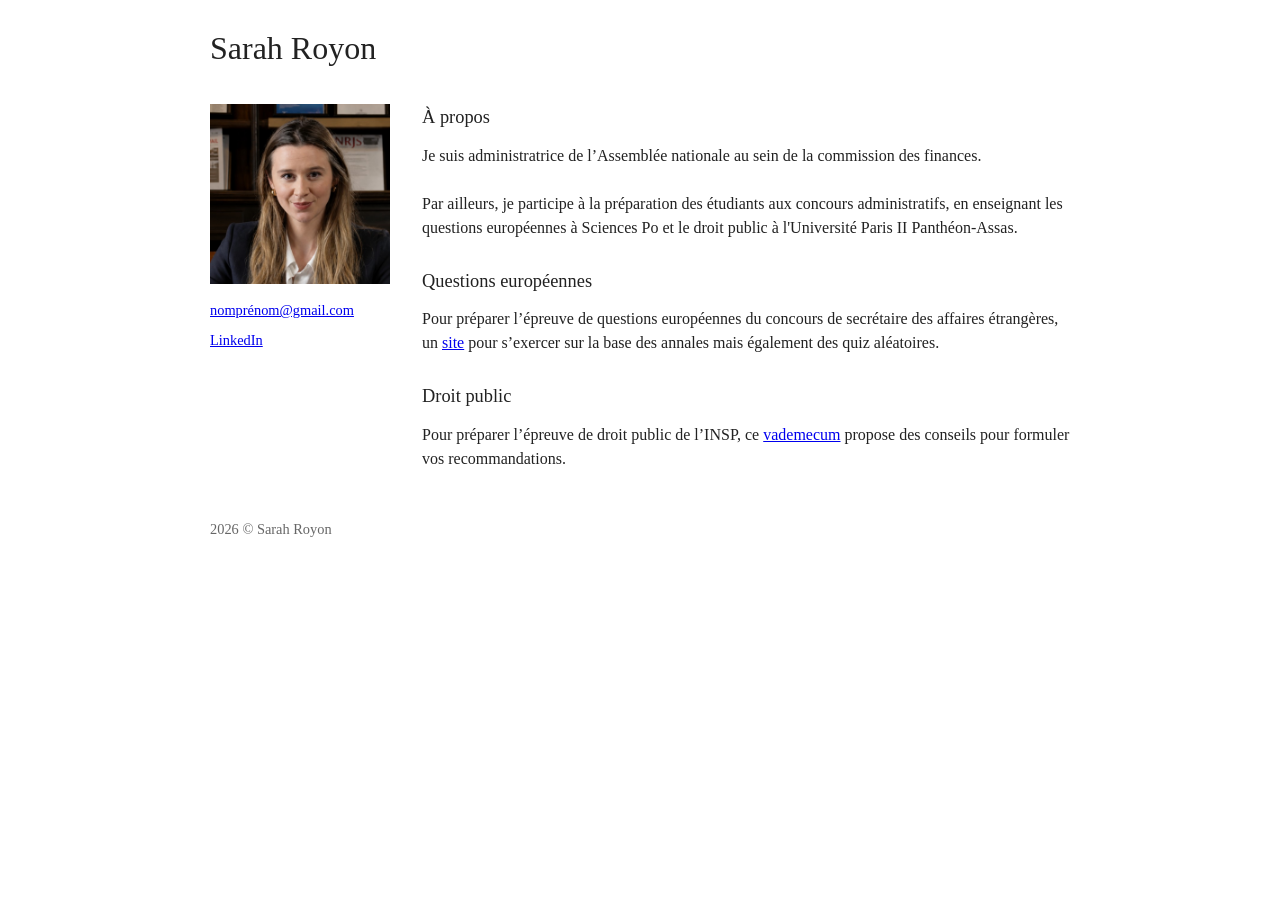
<file: index.html>
<!DOCTYPE html>
<html lang="fr">
<head>
  <meta charset="utf-8">
  <meta name="viewport" content="width=device-width, initial-scale=1">
  <meta name="description" content="Préparation aux concours administratifs : quiz et annales de questions européennes, conseils pour les recommandations à l’épreuve de droit public de l’INSP.">
  <meta name="google-site-verification" content="P5ytQYhYd6HQ6MFOFh-cUIEI79QDAwDnXprOP6h5V_U" />
  <title>Sarah Royon</title>
  <link rel="stylesheet" href="style.css">
</head>
<body>
  <main>
    <h1>Sarah Royon</h1>

    <aside class="profile" aria-label="Portrait et coordonnées">
      <img class="portrait" src="data/photo.png" alt="Portrait de l’enseignante">
      <address class="contact-links">
        <a href="mailto:nomprénom@gmail.com">nomprénom@gmail.com</a>
        <a href="https://www.linkedin.com/in/sarah-royon-26006314b/" target="_blank" rel="noopener noreferrer">LinkedIn</a>
      </address>
    </aside>

    <div class="content">
      <section aria-labelledby="about-title">
        <h2 id="about-title">À propos</h2>
        <p>Je suis administratrice de l’Assemblée nationale au sein de la commission des finances.
          <br> <br>
          Par ailleurs, je participe à la préparation des étudiants aux concours administratifs, en enseignant les questions européennes à Sciences Po et le droit public à l'Université Paris II Panthéon-Assas.
      </p>
      </section>

      <section aria-labelledby="questions-title">
        <h2 id="questions-title">Questions européennes</h2>
        <p>Pour préparer l’épreuve de questions européennes du concours de secrétaire des affaires étrangères, un <a href="questions.html">site</a> pour s’exercer sur la base des annales mais également des quiz aléatoires.</p>
      </section>

      <section aria-labelledby="droit-public-title">
        <h2 id="droit-public-title">Droit public</h2>
        <p>Pour préparer l’épreuve de droit public de l’INSP, ce <a href="droit%20public/VADEMECUM%20-%20recommandations%20droit%20public%20-%20sept%202026.pdf" download>vademecum</a> propose des conseils pour formuler vos recommandations.</p>
      </section>
    </div>
  </main>

  <footer>
    2026 © Sarah Royon
  </footer>
</body>
</html>
</file>
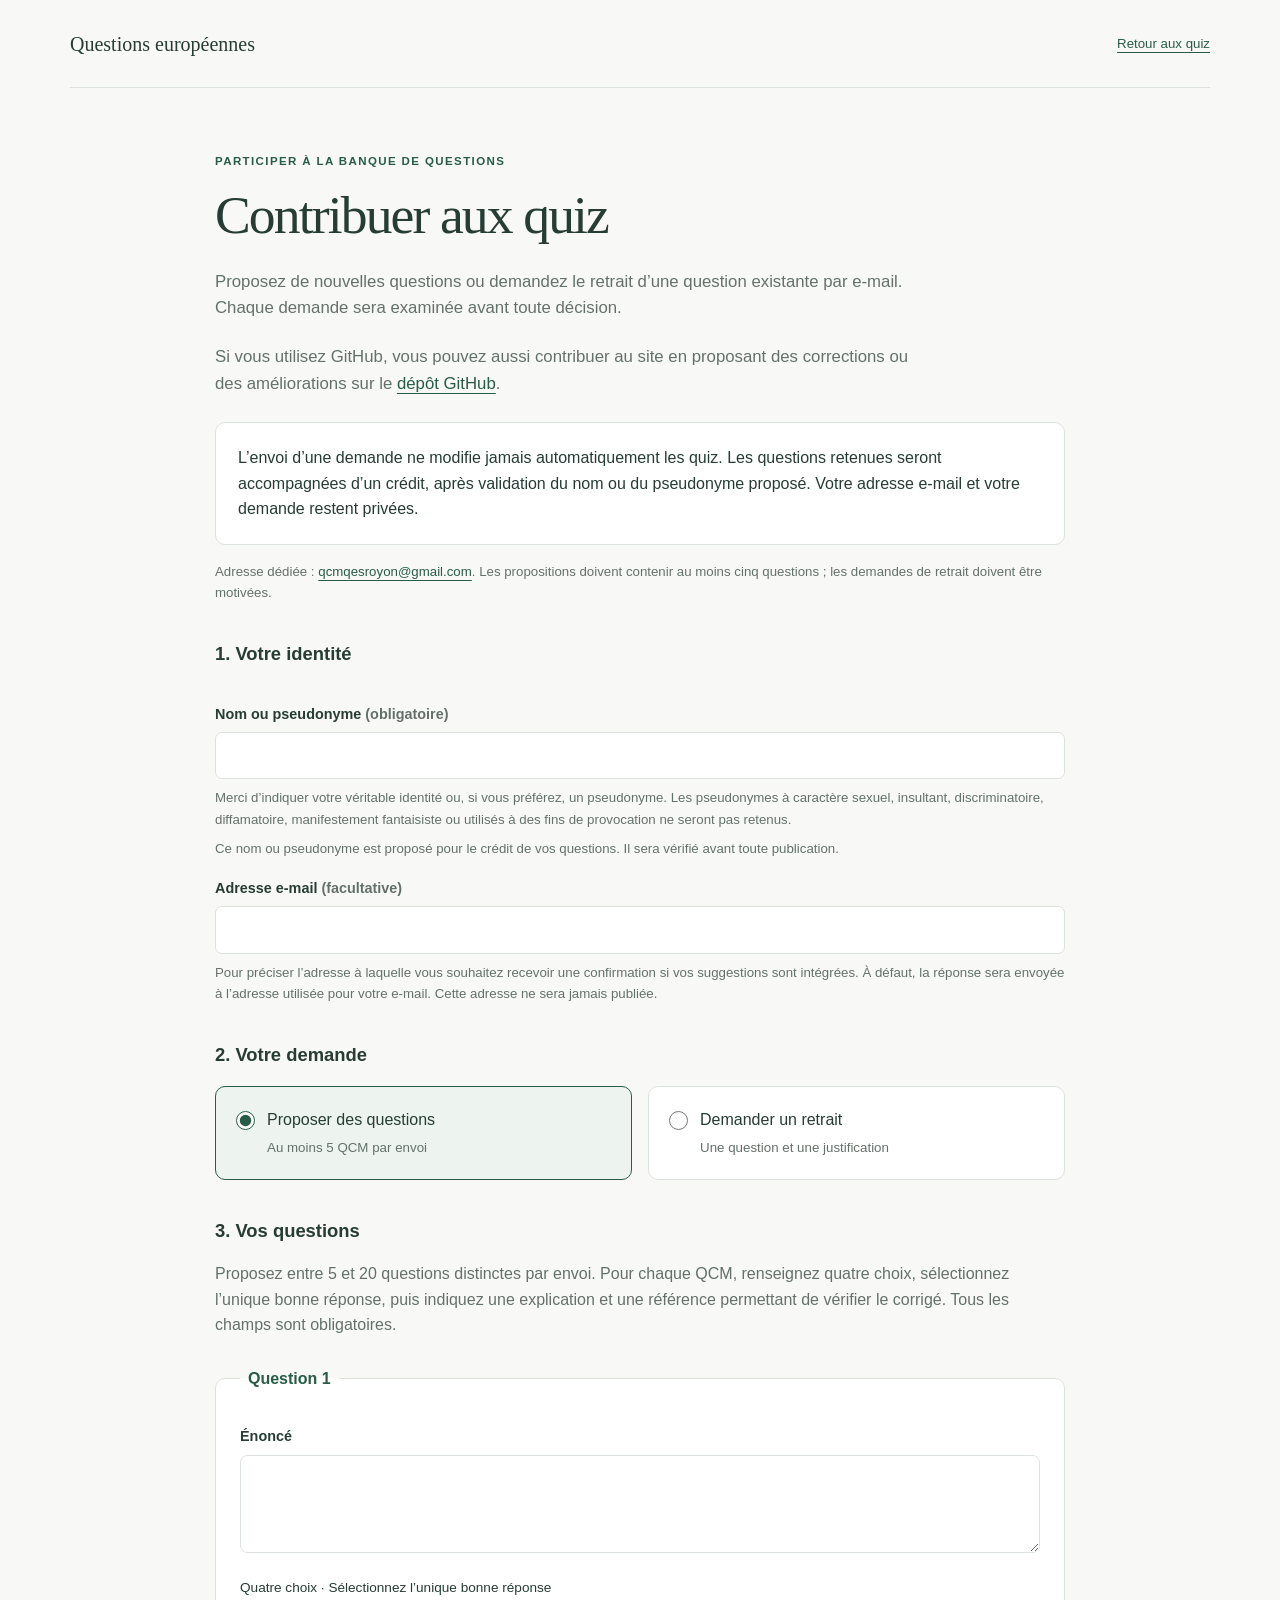
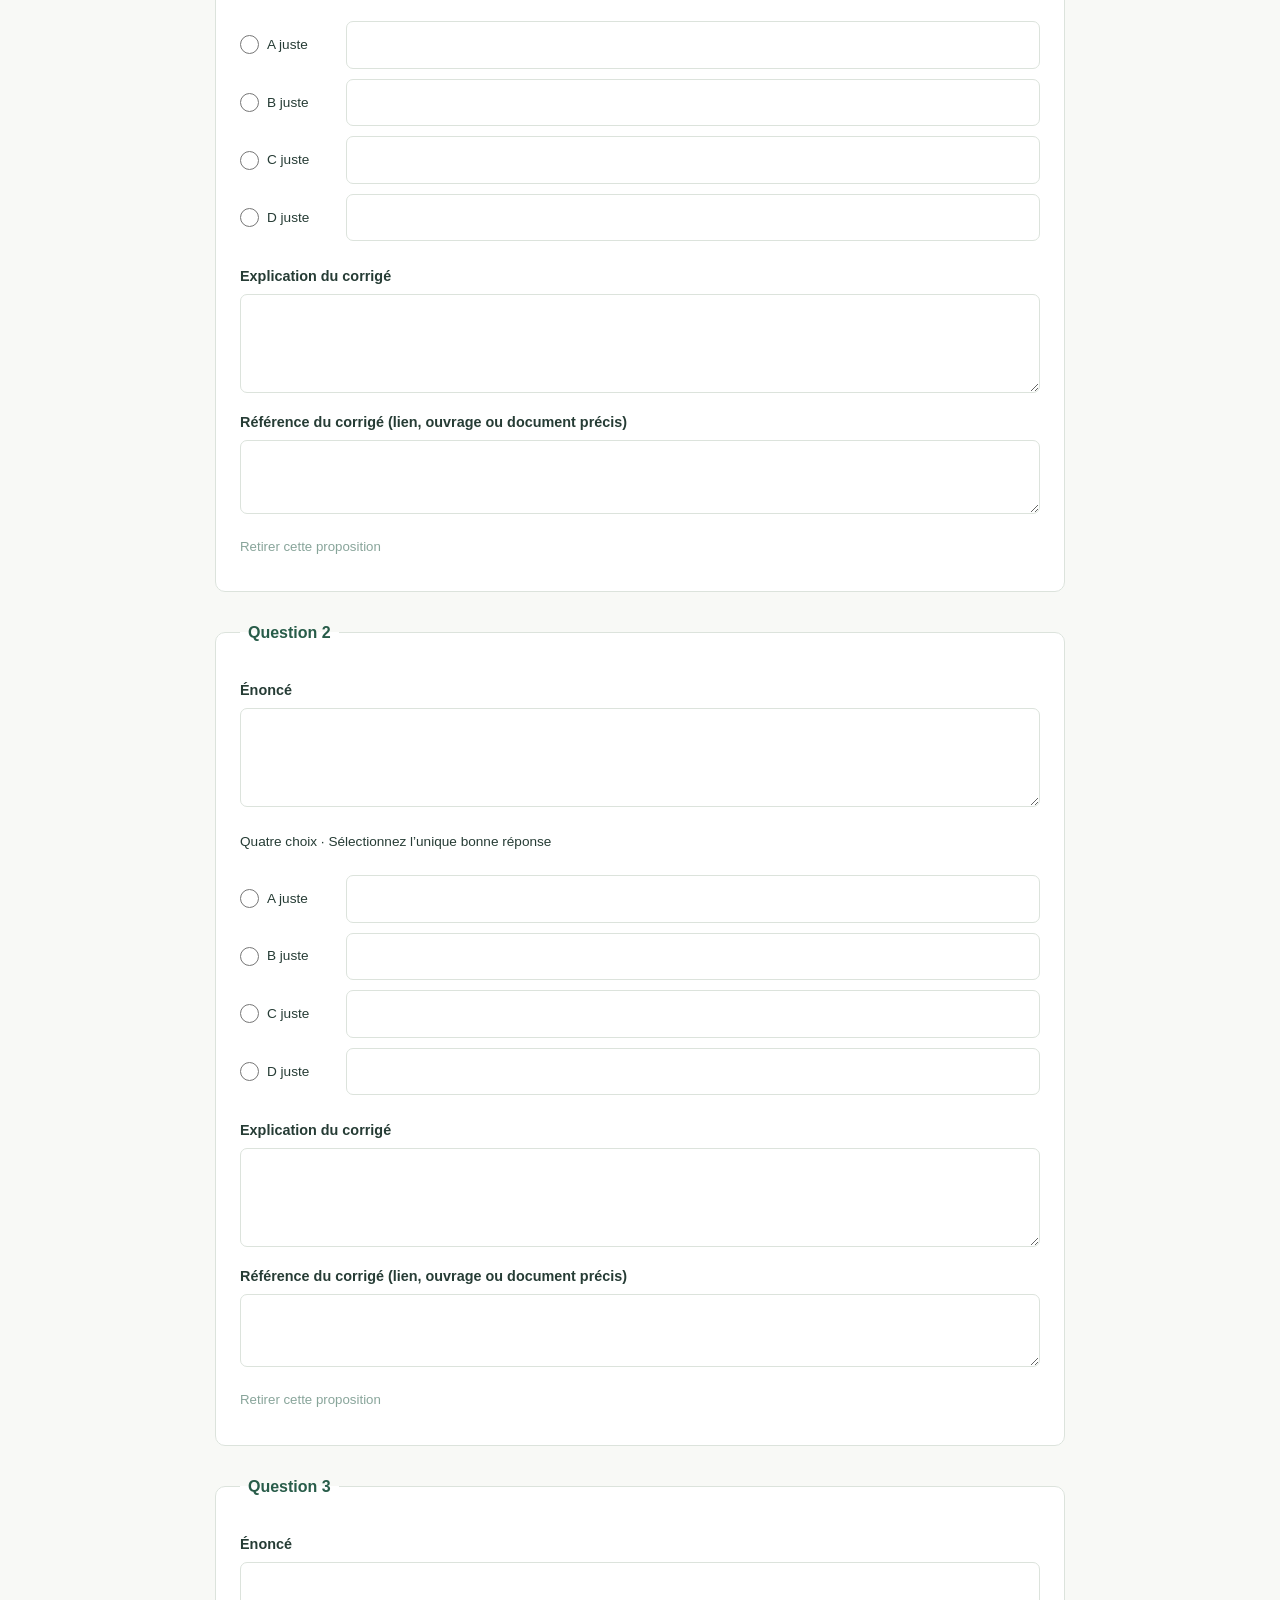
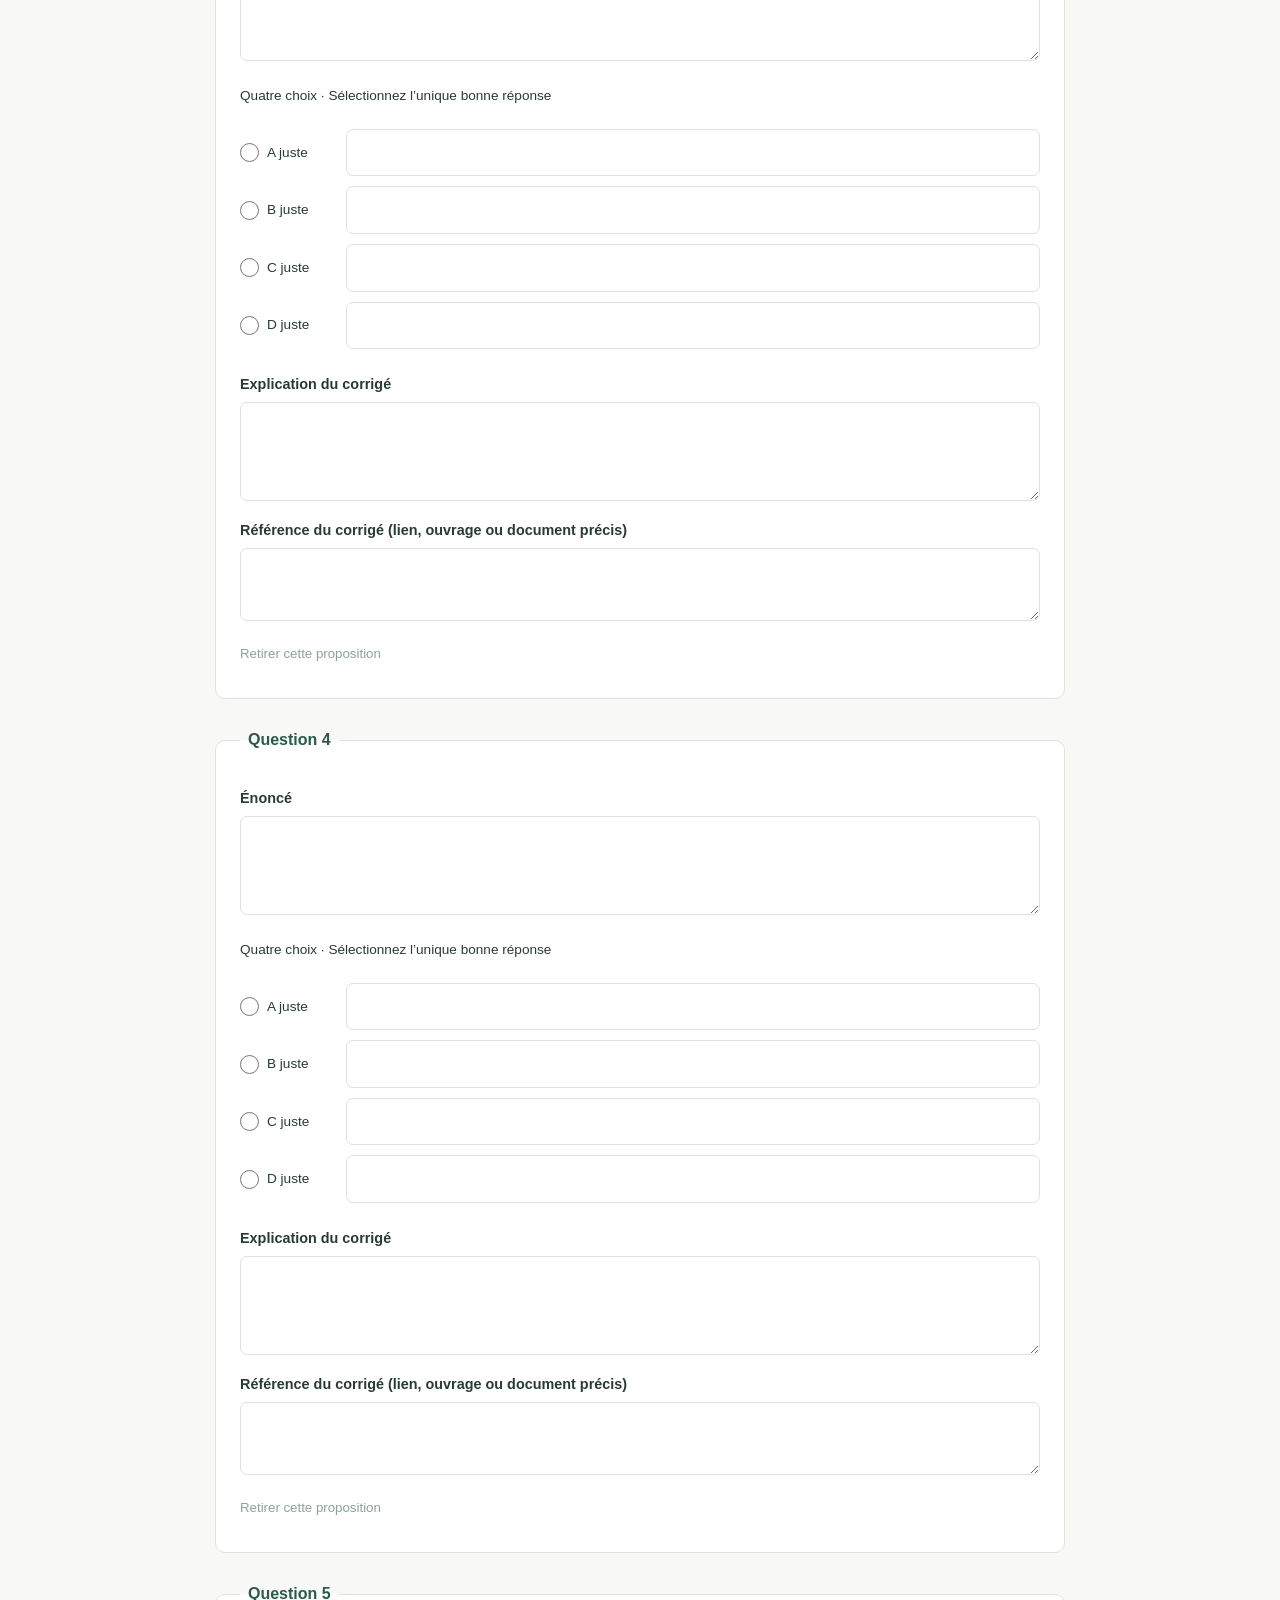
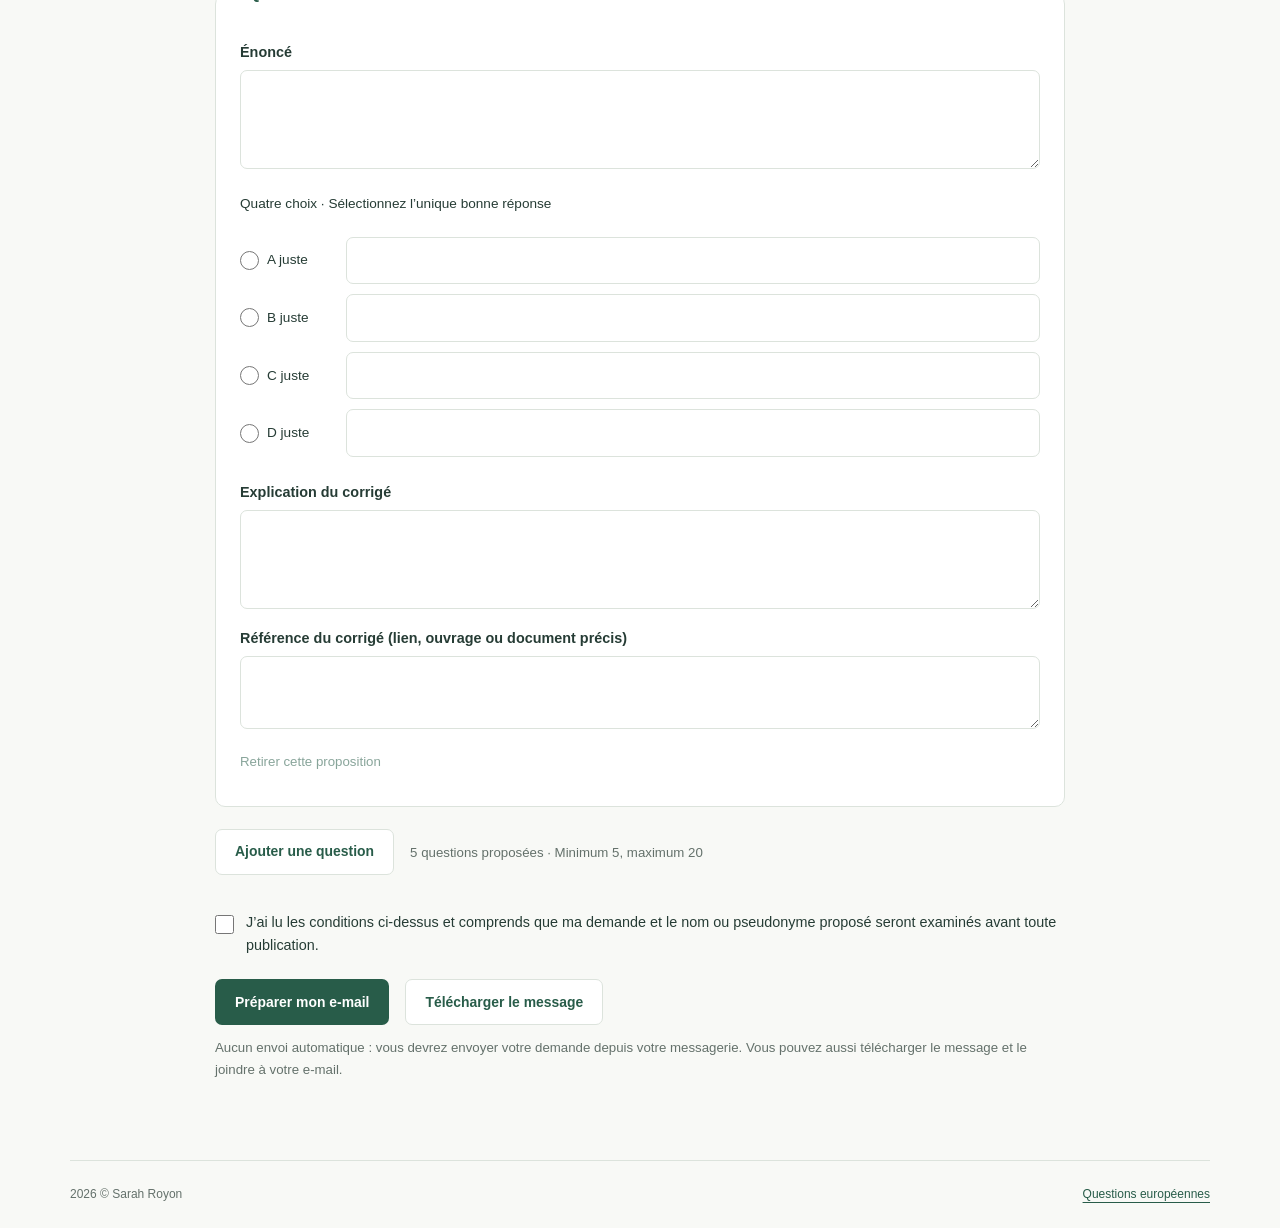
<file: contributions.html>
<!DOCTYPE html>
<html lang="fr">
<head>
  <meta charset="utf-8">
  <meta name="viewport" content="width=device-width, initial-scale=1">
  <meta name="description" content="Proposez des questions européennes ou demandez le retrait motivé d’une question. Chaque demande est examinée avant toute modification des quiz.">
  <title>Contribuer · Questions européennes</title>
  <link rel="stylesheet" href="questions.css">
  <link rel="stylesheet" href="contributions.css">
  <script defer src="contributions-config.js"></script>
  <script defer src="data/annales/questions-europeennes-2026.js"></script>
  <script defer src="data/categories/questions-europeennes.js"></script>
  <script defer src="contributions.js"></script>
</head>
<body>
  <a class="skip-link" href="#main">Aller au contenu</a>
  <header class="site-header">
    <a class="site-name" href="index.html">Questions européennes</a>
    <a class="small" href="questions.html">Retour aux quiz</a>
  </header>
  <main id="main" class="contribution-page">
    <p class="eyebrow">Participer à la banque de questions</p>
    <h1>Contribuer aux quiz</h1>
    <p class="intro">Proposez de nouvelles questions ou demandez le retrait d’une question existante par e-mail. Chaque demande sera examinée avant toute décision.</p>
    <p class="intro">Si vous utilisez GitHub, vous pouvez aussi contribuer au site en proposant des corrections ou des améliorations sur le <a href="https://github.com/sarahroyon/sarahroyon.github.io" target="_blank" rel="noopener noreferrer">dépôt GitHub</a>.</p>
    <p class="review-notice notice">L’envoi d’une demande ne modifie jamais automatiquement les quiz. Les questions retenues seront accompagnées d’un crédit, après validation du nom ou du pseudonyme proposé. Votre adresse e-mail et votre demande restent privées.</p>
    <p id="contact-details" class="small muted" hidden>Adresse dédiée : <a id="contact-address"></a>. Les propositions doivent contenir au moins cinq questions ; les demandes de retrait doivent être motivées.</p>
    <p id="service-status" class="notice" role="status" hidden></p>
    <noscript><p class="notice">Activez JavaScript pour préparer votre demande par e-mail.</p></noscript>

    <form id="contribution-form" hidden>
      <fieldset class="form-section">
        <legend>1. Votre identité</legend>
        <label for="contributor-name">Nom ou pseudonyme <span class="muted">(obligatoire)</span></label>
        <input id="contributor-name" autocomplete="name" required minlength="3" maxlength="120" aria-describedby="identity-help">
        <p id="identity-help" class="small muted">Merci d’indiquer votre véritable identité ou, si vous préférez, un pseudonyme. Les pseudonymes à caractère sexuel, insultant, discriminatoire, diffamatoire, manifestement fantaisiste ou utilisés à des fins de provocation ne seront pas retenus.</p>
        <p class="small muted">Ce nom ou pseudonyme est proposé pour le crédit de vos questions. Il sera vérifié avant toute publication.</p>
        <label for="contributor-email">Adresse e-mail <span class="muted">(facultative)</span></label>
        <input id="contributor-email" type="email" autocomplete="email" maxlength="254" aria-describedby="email-help">
        <p id="email-help" class="small muted">Pour préciser l’adresse à laquelle vous souhaitez recevoir une confirmation si vos suggestions sont intégrées. À défaut, la réponse sera envoyée à l’adresse utilisée pour votre e-mail. Cette adresse ne sera jamais publiée.</p>
      </fieldset>

      <fieldset class="form-section">
        <legend>2. Votre demande</legend>
        <div class="request-types">
          <label class="request-type"><input type="radio" name="request-kind" value="ajout" checked> <span>Proposer des questions<small>Au moins 5 QCM par envoi</small></span></label>
          <label class="request-type"><input type="radio" name="request-kind" value="retrait"> <span>Demander un retrait<small>Une question et une justification</small></span></label>
        </div>
      </fieldset>

      <fieldset id="addition-fields" class="form-section">
        <legend>3. Vos questions</legend>
        <p class="muted">Proposez entre 5 et 20 questions distinctes par envoi. Pour chaque QCM, renseignez quatre choix, sélectionnez l’unique bonne réponse, puis indiquez une explication et une référence permettant de vérifier le corrigé. Tous les champs sont obligatoires.</p>
        <div id="proposed-questions"></div>
        <div class="form-actions">
          <button id="add-question" class="button secondary" type="button">Ajouter une question</button>
          <p id="question-count" class="small muted" role="status"></p>
        </div>
      </fieldset>

      <fieldset id="removal-fields" class="form-section" hidden disabled>
        <legend>3. La question à retirer</legend>
        <label for="question-search">Rechercher dans la banque <span class="muted">(facultatif)</span></label>
        <input id="question-search" type="search" placeholder="Mots de l’énoncé, sujet ou identifiant" aria-controls="existing-question">
        <label for="existing-question">Question concernée</label>
        <select id="existing-question" required aria-describedby="question-search-status"><option value="">Choisir une question</option></select>
        <p id="question-search-status" class="small muted" role="status"></p>
        <div id="selected-question" class="notice" hidden></div>
        <label for="removal-reason">Pourquoi demandez-vous son retrait ?</label>
        <textarea id="removal-reason" rows="6" required minlength="30" maxlength="5000" aria-describedby="reason-help"></textarea>
        <p id="reason-help" class="small muted">Expliquez précisément le problème (erreur, ambiguïté, information dépassée…) et ajoutez vos références si possible. Au moins 30 caractères.</p>
      </fieldset>

      <label class="acknowledgement"><input id="acknowledgement" type="checkbox" required> <span>J’ai lu les conditions ci-dessus et comprends que ma demande et le nom ou pseudonyme proposé seront examinés avant toute publication.</span></label>
      <p id="form-error" class="form-error notice" role="alert" tabindex="-1" hidden></p>
      <div class="form-actions">
        <button id="prepare-request" class="button primary" type="submit">Préparer mon e-mail</button>
        <button id="download-request" class="button secondary" type="button">Télécharger le message</button>
      </div>
      <p class="small muted download-help">Aucun envoi automatique : vous devrez envoyer votre demande depuis votre messagerie. Vous pouvez aussi télécharger le message et le joindre à votre e-mail.</p>
    </form>

    <section id="email-draft" class="notice" aria-labelledby="draft-title" hidden>
      <h2 id="draft-title" tabindex="-1">Votre message est prêt à copier</h2>
      <p>Copiez le message ci-dessous, ouvrez votre messagerie puis collez-le et envoyez-le. Si vous utilisez un webmail, vous pouvez aussi y créer un nouveau message vous-même.</p>
      <p id="recipient-row" hidden>À : <span id="recipient-address"></span></p>
      <p>Objet : <span id="email-subject"></span></p>
      <label for="email-message">Message complet</label>
      <textarea id="email-message" rows="12" readonly></textarea>
      <div class="form-actions">
        <button id="copy-message" class="button primary" type="button">Copier le message</button>
        <a id="open-mail" class="button secondary" hidden>Ouvrir ma messagerie</a>
      </div>
      <p id="copy-status" class="small" role="status"></p>
      <p class="small muted">Préparer, copier ou télécharger ce message ne l’envoie pas. Le site ne peut pas confirmer la réception de votre e-mail.</p>
    </section>
  </main>
  <footer class="site-footer"><span>2026 © Sarah Royon</span><a href="questions.html">Questions européennes</a></footer>

  <template id="question-template">
    <fieldset class="proposal">
      <legend></legend>
      <label data-for="enonce">Énoncé</label>
      <textarea data-field="enonce" rows="3" required minlength="10" maxlength="2000"></textarea>
      <fieldset class="proposal-choices">
        <legend>Quatre choix · Sélectionnez l’unique bonne réponse</legend>
        <div class="proposal-choice"><label><input type="radio" data-answer="a"> A juste</label><input data-field="a" aria-label="Texte du choix A" required maxlength="500"></div>
        <div class="proposal-choice"><label><input type="radio" data-answer="b"> B juste</label><input data-field="b" aria-label="Texte du choix B" required maxlength="500"></div>
        <div class="proposal-choice"><label><input type="radio" data-answer="c"> C juste</label><input data-field="c" aria-label="Texte du choix C" required maxlength="500"></div>
        <div class="proposal-choice"><label><input type="radio" data-answer="d"> D juste</label><input data-field="d" aria-label="Texte du choix D" required maxlength="500"></div>
      </fieldset>
      <label data-for="explication">Explication du corrigé</label>
      <textarea data-field="explication" rows="3" required minlength="20" maxlength="3000"></textarea>
      <label data-for="reference">Référence du corrigé (lien, ouvrage ou document précis)</label>
      <textarea data-field="reference" rows="2" required minlength="5" maxlength="2000"></textarea>
      <button class="text-button remove-question" type="button">Retirer cette proposition</button>
    </fieldset>
  </template>
</body>
</html>
</file>
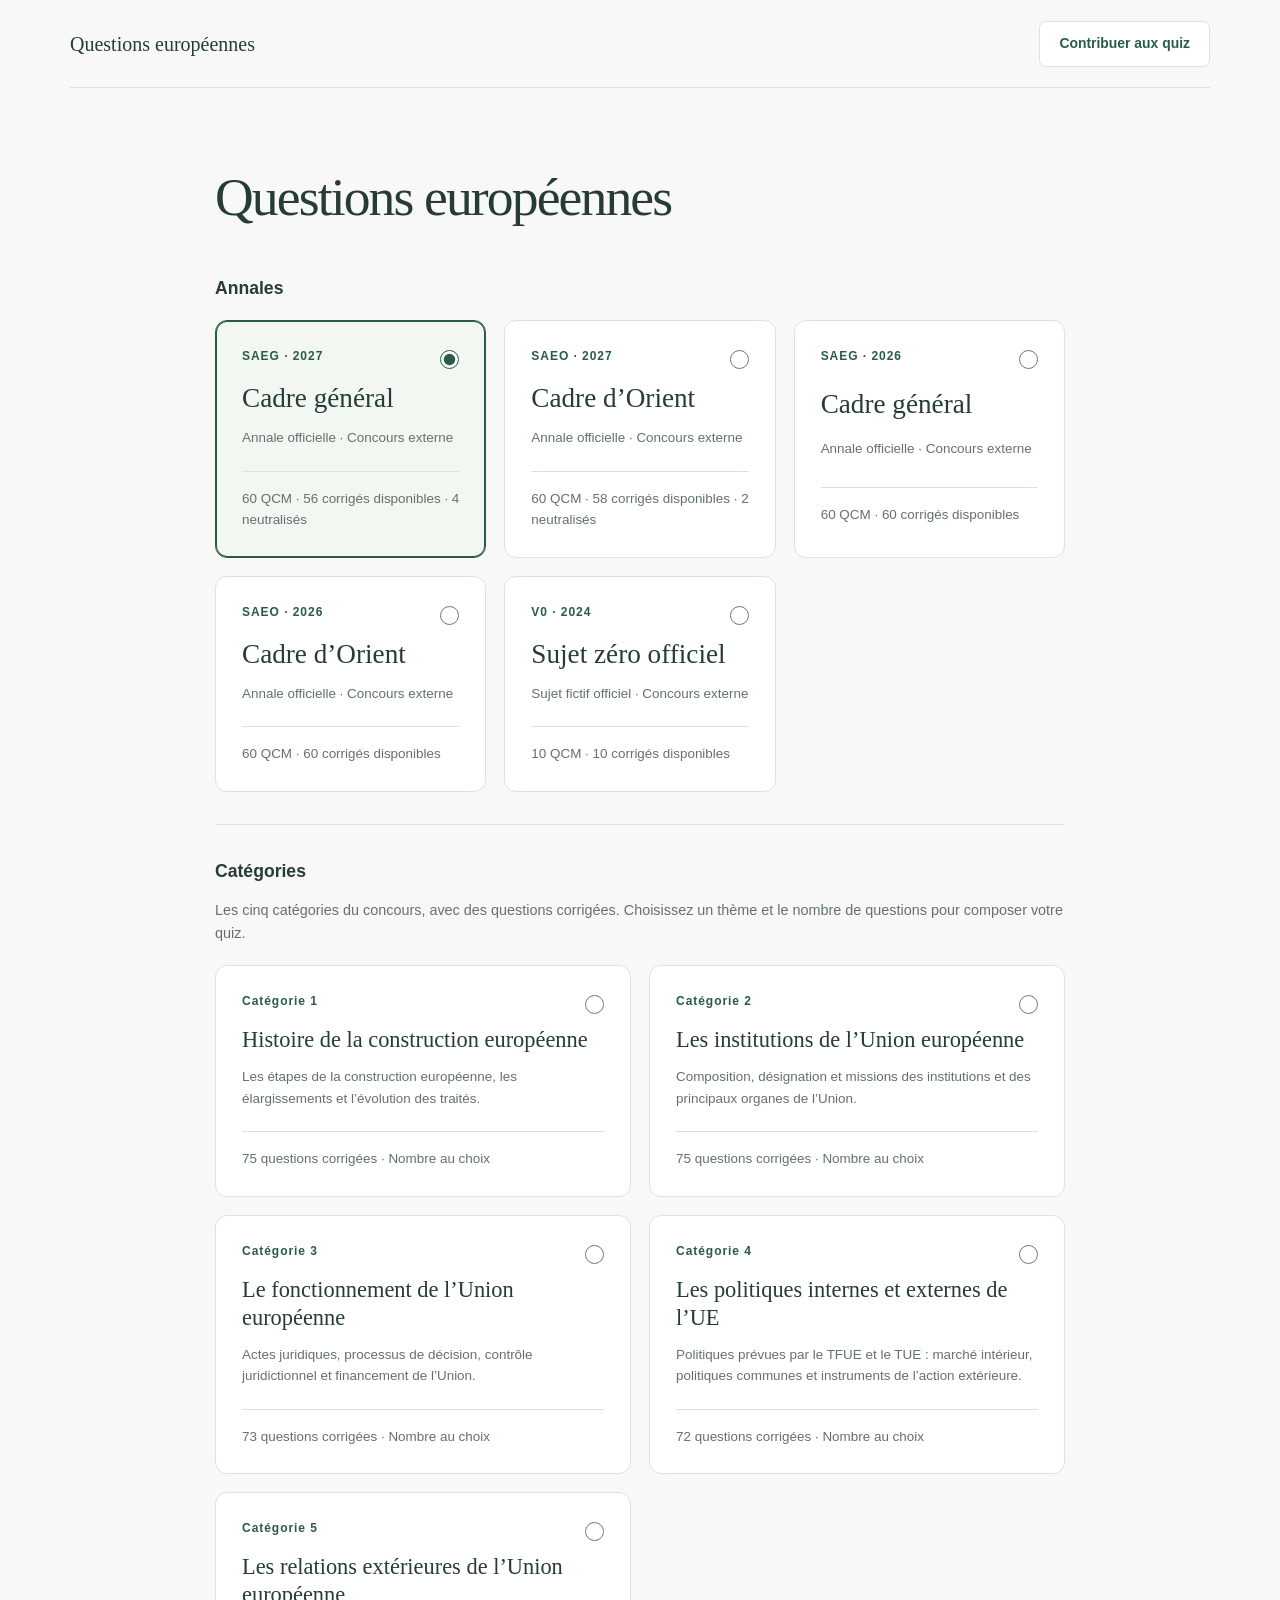
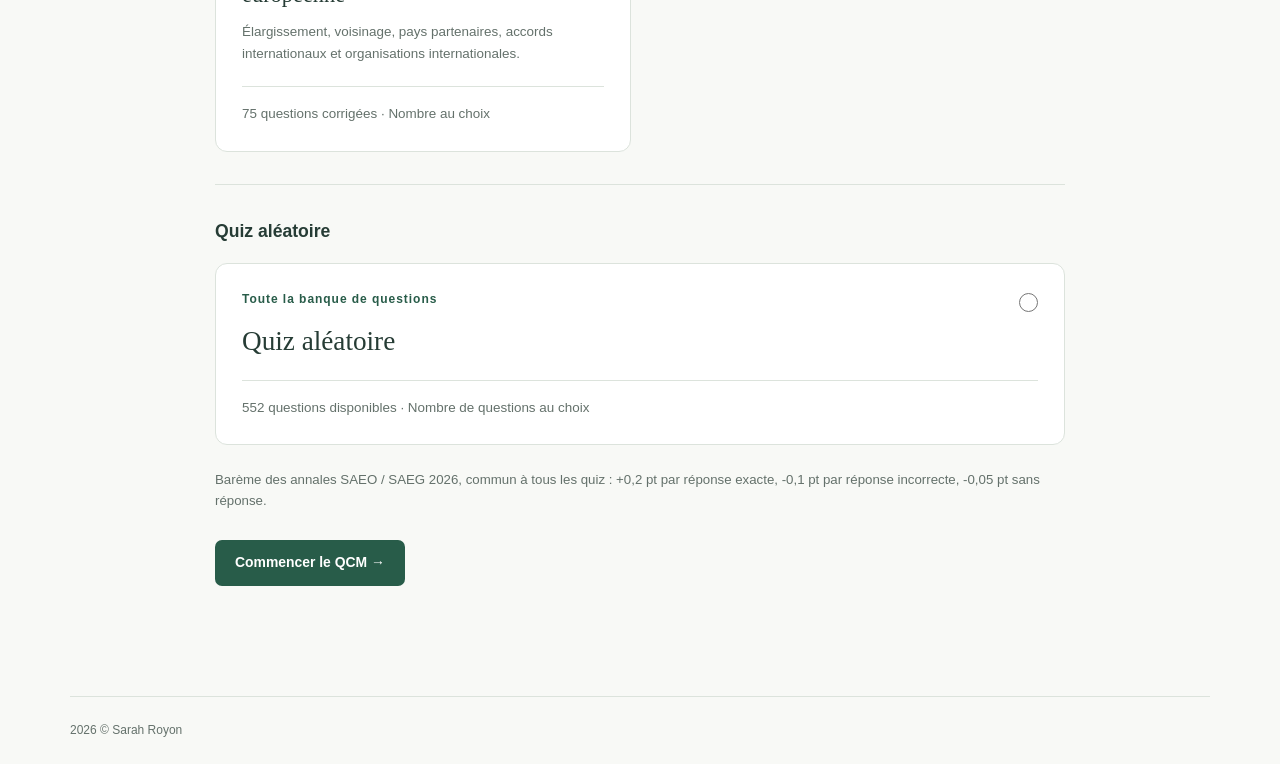
<file: questions.html>
<!DOCTYPE html>
<html lang="fr">
<head>
  <meta charset="utf-8">
  <meta name="viewport" content="width=device-width, initial-scale=1">
  <meta name="description" content="Révisez les questions européennes avec les annales SAEG, SAEO et V0, cinq catégories et des quiz aléatoires, un barème commun et un chronomètre.">
  <title>Questions européennes · Quiz</title>
  <link rel="stylesheet" href="questions.css">
  <script defer src="questions-core.js"></script>
  <script defer src="questions.js"></script>
</head>
<body>
  <a class="skip-link" href="#main">Aller au contenu</a>
  <header class="site-header">
    <a class="site-name" href="index.html">Questions européennes</a>
    <a class="button secondary" href="contributions.html">Contribuer aux quiz</a>
  </header>

  <main id="main">
    <section id="setup" class="setup" aria-labelledby="setup-title">
      <h1 id="setup-title" tabindex="-1">Questions européennes</h1>

      <p id="loading" role="status">Chargement des questions…</p>
      <div id="load-error" class="notice" role="alert" hidden>
        <p id="load-error-message">Les sujets n’ont pas pu être chargés. Réessayez dans un instant.</p>
        <button id="retry" class="button secondary" type="button">Réessayer</button>
      </div>
      <noscript><p class="notice">Activez JavaScript pour accéder aux questionnaires.</p></noscript>

      <form id="source-form" hidden>
        <fieldset class="source-fieldset" aria-label="Quiz disponibles">
          <div id="source-options" class="source-groups">
            <section id="official-sources" class="source-group" aria-labelledby="official-sources-title">
              <h2 id="official-sources-title">Annales</h2>
              <div id="official-source-options" class="source-options"></div>
            </section>
            <section id="category-sources" class="source-group" aria-labelledby="category-sources-title">
              <h2 id="category-sources-title">Catégories</h2>
              <p class="category-intro muted">Les cinq catégories du concours, avec des questions corrigées. Choisissez un thème et le nombre de questions pour composer votre quiz.</p>
              <div id="category-source-options" class="source-options category-options"></div>
              <div id="category-settings" class="random-settings" hidden>
                <label for="category-count">Nombre de questions</label>
                <input id="category-count" name="category-count" type="number" min="1" step="1" required disabled aria-describedby="category-count-help">
                <p id="category-count-help" class="small muted" aria-live="polite"></p>
              </div>
            </section>
            <section class="source-group" aria-labelledby="random-source-title">
              <h2 id="random-source-title">Quiz aléatoire</h2>
              <label class="source-option">
                <span class="source-code">Toute la banque de questions</span>
                <input id="random-source" type="radio" name="source" value="aleatoire" required aria-controls="random-settings">
                <span class="source-title">Quiz aléatoire</span>
                <span id="random-source-details" class="source-status"></span>
              </label>
              <div id="random-settings" class="random-settings" hidden>
                <label for="random-count">Nombre de questions</label>
                <input id="random-count" name="random-count" type="number" min="1" step="1" required disabled aria-describedby="random-count-help">
                <p id="random-count-help" class="small muted"></p>
              </div>
            </section>
          </div>
        </fieldset>
        <p id="setup-scoring" class="scoring-note small muted"></p>
        <div class="start-row">
          <button class="button primary" type="submit">Commencer le QCM <span aria-hidden="true">→</span></button>
        </div>
      </form>
    </section>

    <section id="quiz" class="quiz" aria-labelledby="quiz-title" hidden>
      <div class="quiz-heading">
        <div>
          <p id="quiz-eyebrow" class="eyebrow"></p>
          <h1 id="quiz-title" tabindex="-1">Questions européennes</h1>
        </div>
        <div class="quiz-actions">
          <button id="reset" class="button secondary" type="button">Remettre à zéro</button>
          <button id="regenerate" class="button secondary" type="button">Nouveau tirage</button>
          <button id="change-source" class="text-button" type="button">← Changer de quiz</button>
        </div>
      </div>
      <div class="quiz-layout">
        <aside id="sidebar" class="sidebar is-collapsed" aria-label="Navigation et progression">
          <div class="quiz-timer">
            <span id="timer-label" class="small muted">Temps écoulé</span>
            <span id="timer" role="timer" aria-labelledby="timer-label" aria-live="off">00:00</span>
          </div>
          <div class="sidebar-heading"><h2>Votre parcours</h2><span id="progress-fraction"></span></div>
          <progress id="progress" value="0" max="60" aria-label="Questions renseignées"></progress>
          <p id="progress-text" class="small muted" role="status" aria-live="polite" aria-atomic="true"></p>
          <button id="toggle-index" class="text-button index-toggle" type="button" aria-expanded="false" aria-controls="question-navigation">Afficher l’index ↓</button>
          <nav id="question-navigation" aria-label="Index des questions">
            <ol id="question-index" class="question-index"></ol>
          </nav>
          <p class="index-help"><span class="legend-dot" aria-hidden="true"></span> Réponse renseignée</p>
          <button id="finish" class="button primary finish-button" type="submit" form="quiz-form">Terminer le QCM</button>
          <button id="edit" class="button secondary finish-button" type="button" hidden>Modifier mes réponses</button>
          <p id="save-status" class="save-status small muted" role="status"></p>
        </aside>

        <div class="question-column">
          <section id="instructions" class="instructions" aria-label="Consignes">
            <p id="answer-instructions"></p>
            <p id="scoring-instructions" class="small"></p>
            <p id="correction-availability" class="small muted"></p>
            <a id="annale-link" class="small" target="_blank" rel="noopener noreferrer" hidden>Consulter le sujet original <span aria-hidden="true">↗</span></a>
          </section>
          <section id="results" class="results" aria-labelledby="results-title" hidden>
            <p class="eyebrow">Votre bilan</p>
            <h2 id="results-title" tabindex="-1"></h2>
            <p id="results-description"></p>
            <p id="results-time"></p>
            <dl id="result-stats" class="result-stats"></dl>
            <p id="score-explanation" class="small muted"></p>
          </section>
          <form id="quiz-form">
            <div id="question-cards" class="question-cards"></div>
            <div class="end-actions">
              <p id="end-message" class="muted"></p>
              <button id="finish-bottom" class="button primary" type="submit">Terminer le QCM <span aria-hidden="true">→</span></button>
            </div>
          </form>
        </div>
      </div>
    </section>
  </main>

  <footer class="site-footer"><span>2026 © Sarah Royon</span></footer>
</body>
</html>
</file>
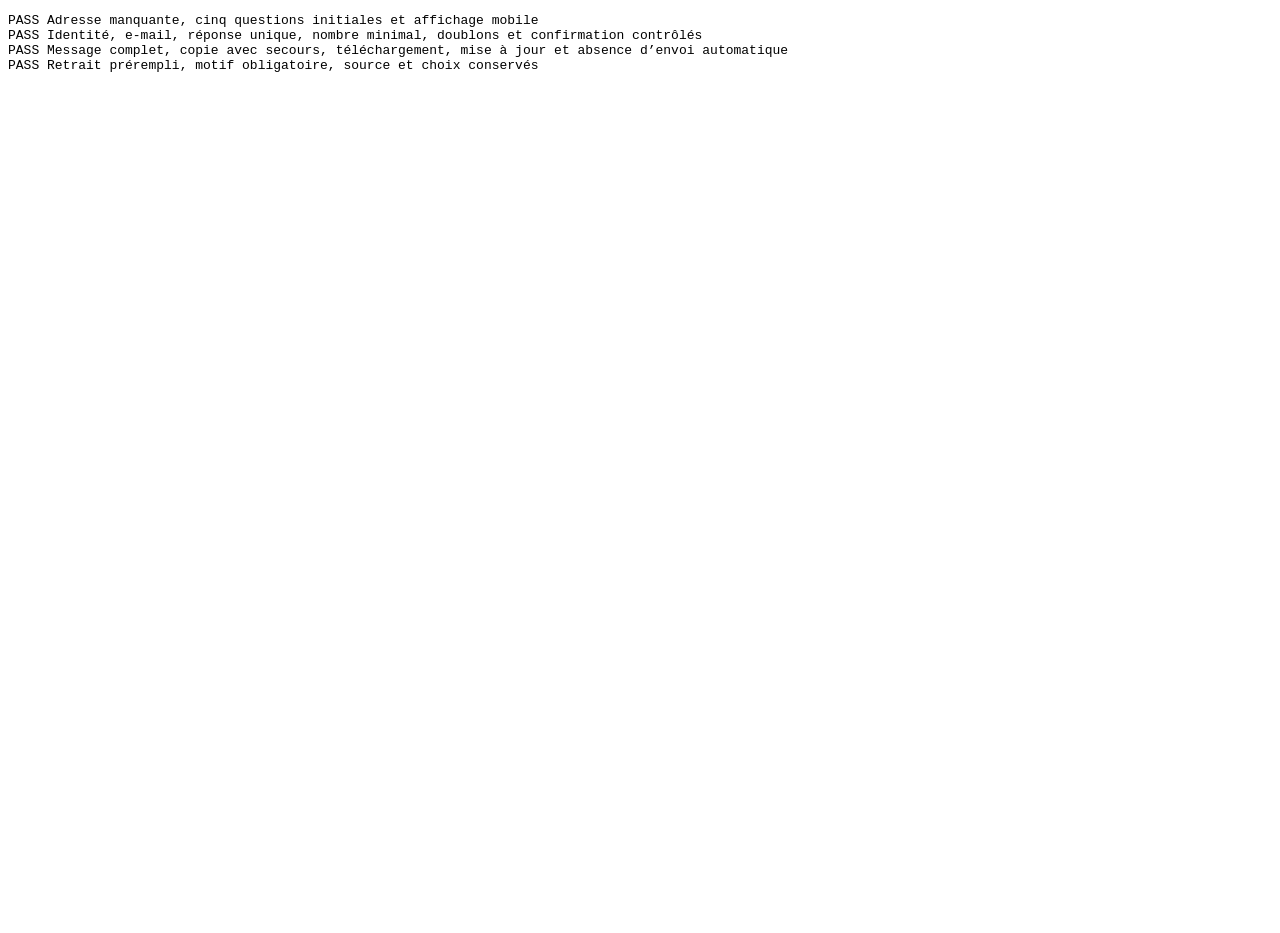
<file: scripts/check-contributions.html>
<!doctype html>
<html lang="fr">
<meta charset="utf-8">
<title>Vérification des contributions par e-mail</title>
<pre id="checks">RUNNING</pre>
<iframe id="app" title="Formulaire testé" style="width:390px;height:850px;border:0"></iframe>
<script>
(async () => {
  const out = document.getElementById("checks"), frame = document.getElementById("app"), logs = [];
  const assert = (ok, message) => { if (!ok) throw new Error(message); };
  const pass = message => { logs.push("PASS " + message); out.textContent = logs.join("\n"); };
  const tick = () => new Promise(resolve => setTimeout(resolve, 30));
  const markup = await (await fetch("../contributions.html")).text();
  const script = await (await fetch("../contributions.js")).text();
  let doc, win;
  const el = id => doc.getElementById(id);
  async function load(address = "qcm+test@example.fr", query = "", bank = true) {
    const mock = `window.ContributionsConfig = ${JSON.stringify({ recipientEmail: address })};
      window.__networkRequests = []; window.__copied = ''; window.__clipboardFails = false; window.__downloads = [];
      window.fetch = async (...args) => { window.__networkRequests.push(args); throw new Error('Unexpected network call'); };
      Object.defineProperty(navigator, 'clipboard', { configurable: true, value: { writeText: async text => {
        if (window.__clipboardFails) throw new Error('Clipboard unavailable'); window.__copied = text;
      } } });
      const originalCreate = URL.createObjectURL;
      URL.createObjectURL = blob => { window.__downloadBlob = blob; return originalCreate(blob); };
      HTMLAnchorElement.prototype.click = function() { window.__downloads.push({ href: this.href, download: this.download }); };`;
    let html = markup.replace('<head>', '<head><base href="' + new URL("../", location.href).href + '">')
      .replace('<script defer src="contributions-config.js"><' + '/script>', '<script>' + mock + '<' + '/script>');
    if (!bank) html = html.replace(/<script defer src="data\/[^\"]+"><\/script>/g, "");
    html = html.replace('<script defer src="contributions.js"><' + '/script>', '')
      .replace('</body>', '<script>document.addEventListener("DOMContentLoaded", () => {\n' + script.replace('new URLSearchParams(location.search)', 'new URLSearchParams(' + JSON.stringify(query) + ')') + '\n});<' + '/script></body>');
    await new Promise(resolve => { frame.onload = resolve; frame.srcdoc = html; });
    doc = frame.contentDocument; win = frame.contentWindow;
    for (let i = 0; i < 250; i++) { if (el("contribution-form")?.hidden === false) return; await tick(); }
    throw new Error("Chargement du formulaire");
  }
  function input(control, value) { control.value = value; control.dispatchEvent(new win.Event("input", { bubbles: true })); }
  function identity() { input(el("contributor-name"), "Camille Martin"); el("acknowledgement").checked = true; }
  function fillQuestions() {
    identity();
    [...doc.querySelectorAll(".proposal")].forEach((card, i) => {
      const set = (name, value) => input(card.querySelector('[data-field="' + name + '"]'), value);
      set("enonce", "Quel est le choix attendu pour la question numéro " + (i + 1) + " ?");
      for (const letter of ["a", "b", "c", "d"]) set(letter, "Proposition " + letter);
      card.querySelector('[data-answer="b"]').checked = true;
      set("explication", "Cette explication détaillée justifie la réponse de cette question.");
      set("reference", "https://europa.eu/ — référence de vérification");
    });
  }
  async function prepare() { el("contribution-form").requestSubmit(); await tick(); }
  const invalid = () => assert(el("email-draft").hidden, "Aucun message préparé avec une demande invalide");
  try {
    await load("");
    assert(!el("service-status").hidden && doc.querySelectorAll(".proposal").length === 5, "Adresse manquante signalée et cinq questions initiales");
    assert([...doc.querySelectorAll(".remove-question")].every(button => button.disabled), "Minimum de cinq conservé");
    fillQuestions(); await prepare();
    assert(!el("email-draft").hidden && el("open-mail").hidden && !el("open-mail").hasAttribute("href"), "Préparation possible sans inventer de destinataire");
    assert(doc.documentElement.scrollWidth <= 390, "Pas de débordement horizontal sur mobile");
    pass("Adresse manquante, cinq questions initiales et affichage mobile");

    await load(); fillQuestions();
    assert(!el("contact-details").hidden && el("contact-address").textContent === "qcm+test@example.fr", "Adresse dédiée affichée dès l’ouverture");
    input(el("contributor-email"), "adresse-invalide"); await prepare(); invalid();
    input(el("contributor-email"), "camille@example.fr");
    doc.querySelector("[data-answer=b]").checked = false; await prepare(); invalid();
    doc.querySelector("[data-answer=b]").checked = true;
    input(el("contributor-name"), "    "); await prepare(); invalid(); identity();
    const cards = [...doc.querySelectorAll(".proposal")];
    input(cards[1].querySelector("[data-field=enonce]"), cards[0].querySelector("[data-field=enonce]").value);
    await prepare(); invalid(); fillQuestions();
    input(cards[0].querySelector("[data-field=d]"), "Proposition a"); await prepare(); invalid(); fillQuestions();
    el("acknowledgement").checked = false; await prepare(); invalid(); el("acknowledgement").checked = true;
    cards[4].remove(); await prepare(); invalid(); el("add-question").click(); fillQuestions();
    pass("Identité, e-mail, réponse unique, nombre minimal, doublons et confirmation contrôlés");

    await prepare();
    const message = el("email-message").value;
    assert(message.includes("QUESTION 5") && message.includes("Bonne réponse : B") && message.includes("camille@example.fr") && message.includes("Référence : https://europa.eu/"), "Message complet avec accents, corrigés et référence");
    const mailto = new URL(el("open-mail").href);
    assert(mailto.protocol === "mailto:" && decodeURIComponent(mailto.pathname) === "qcm+test@example.fr", "Destinataire exact et encodage du signe plus");
    assert(mailto.searchParams.get("subject").includes("5 questions") && [...mailto.searchParams.keys()].join() === "subject", "Objet renseigné sans données personnelles dans les paramètres");
    assert(!el("contribution-form").hidden && !doc.getElementById("submission-success") && !doc.getElementById("submission-reference"), "Aucune fausse confirmation d’envoi");
    el("copy-message").click(); await tick();
    assert(win.__copied === message && el("copy-status").textContent.includes("Message copié"), "Copie intégrale du message");
    win.__clipboardFails = true; el("copy-message").click(); await tick();
    assert(el("email-message").selectionStart === 0 && el("email-message").selectionEnd === message.length && el("copy-status").textContent.includes("Ctrl + C"), "Copie manuelle proposée si le presse-papiers est indisponible");
    el("download-request").click();
    assert(win.__downloads[0].download === "demande-quiz-ajout.txt" && (await win.__downloadBlob.text()).trim() === message.trim(), "Téléchargement lisible et complet");
    input(el("contributor-name"), "Camille corrigée");
    assert(el("email-draft").hidden && !el("email-message").value && !el("open-mail").hasAttribute("href"), "Modification invalide l’ancien message");
    await prepare(); assert(el("email-message").value.includes("Camille corrigée"), "Nouvelle préparation actualisée");
    assert(win.__networkRequests.length === 0, "Aucune transmission réseau");
    pass("Message complet, copie avec secours, téléchargement, mise à jour et absence d’envoi automatique");

    await load("qcm@example.fr", "?type=retrait&question=saeo-2026-externe-questions-europeennes-qcm-001");
    identity();
    assert(el("addition-fields").disabled && !el("removal-fields").disabled && el("existing-question").value.endsWith("qcm-001"), "Retrait prérempli");
    input(el("removal-reason"), "Trop court"); await prepare(); invalid();
    input(el("question-search"), "aucune correspondance xyzzzz");
    assert(el("existing-question").value.endsWith("qcm-001"), "Recherche conserve la cible sélectionnée");
    input(el("removal-reason"), "Cette question comporte une ambiguïté précise que je souhaite soumettre à votre examen.");
    await prepare();
    const removal = el("email-message").value;
    assert(removal.includes("saeo-2026-externe-questions-europeennes-qcm-001") && removal.includes("Source :") && removal.includes("MOTIF DE LA DEMANDE DE RETRAIT") && !removal.includes("QUESTION 1\n") && !removal.includes("Adresse pour votre réponse"), "Retrait complet et e-mail facultatif");
    assert(doc.documentElement.scrollWidth <= 390 && win.__networkRequests.length === 0, "Retrait sur mobile sans transmission");
    doc.querySelector('input[value="ajout"]').click(); assert(el("email-draft").hidden, "Changement de type invalide le message");
    pass("Retrait prérempli, motif obligatoire, source et choix conservés");

    await load("qcm@example.fr", "?type=retrait&question=inconnue");
    assert(el("existing-question").value === "" && !el("form-error").hidden, "Identifiant inconnu signalé");
    await load("qcm@example.fr", "?type=retrait", false);
    assert(el("prepare-request").disabled, "Retrait bloqué si banque indisponible");
    doc.querySelector('input[value="ajout"]').click(); assert(!el("prepare-request").disabled, "Propositions possibles sans banque");
    for (let i = 0; i < 25; i++) el("add-question").click();
    assert(doc.querySelectorAll(".proposal").length === 20 && el("add-question").disabled, "Maximum de vingt questions");
    fillQuestions();
    for (const field of doc.querySelectorAll('[data-field="explication"]')) input(field, "Explication détaillée. ".repeat(100));
    const lastReference = [...doc.querySelectorAll('[data-field="reference"]')].at(-1);
    input(lastReference, "Dernière référence de la vingtième question — fin du lot");
    await prepare();
    assert(el("email-message").value.length > 40000 && el("email-message").value.includes(lastReference.value) && el("open-mail").href.length < 300, "Contribution longue intégrale et lien de messagerie court");
    el("download-request").click(); assert((await win.__downloadBlob.text()).includes(lastReference.value), "Fin du long message conservée dans le téléchargement");
    assert(win.__networkRequests.length === 0, "Aucun envoi réseau pour les longs messages");
    pass("Questions indisponibles, limites et contributions longues sans troncature");

    await load("qcm@example.fr?bcc=intrus"); fillQuestions(); await prepare();
    assert(el("open-mail").hidden && !el("open-mail").hasAttribute("href"), "Adresse de configuration invalide refusée");
    pass("Configuration du destinataire validée");
    out.textContent = logs.join("\n") + "\nALL CHECKS PASSED";
  } catch (error) { out.textContent = logs.join("\n") + "\nFAIL " + error.stack; }
})().catch(error => { document.getElementById("checks").textContent = "FAIL " + error.message + "\nServez le dépôt en HTTP local pour exécuter ces contrôles."; });
</script>
</html>
</file>
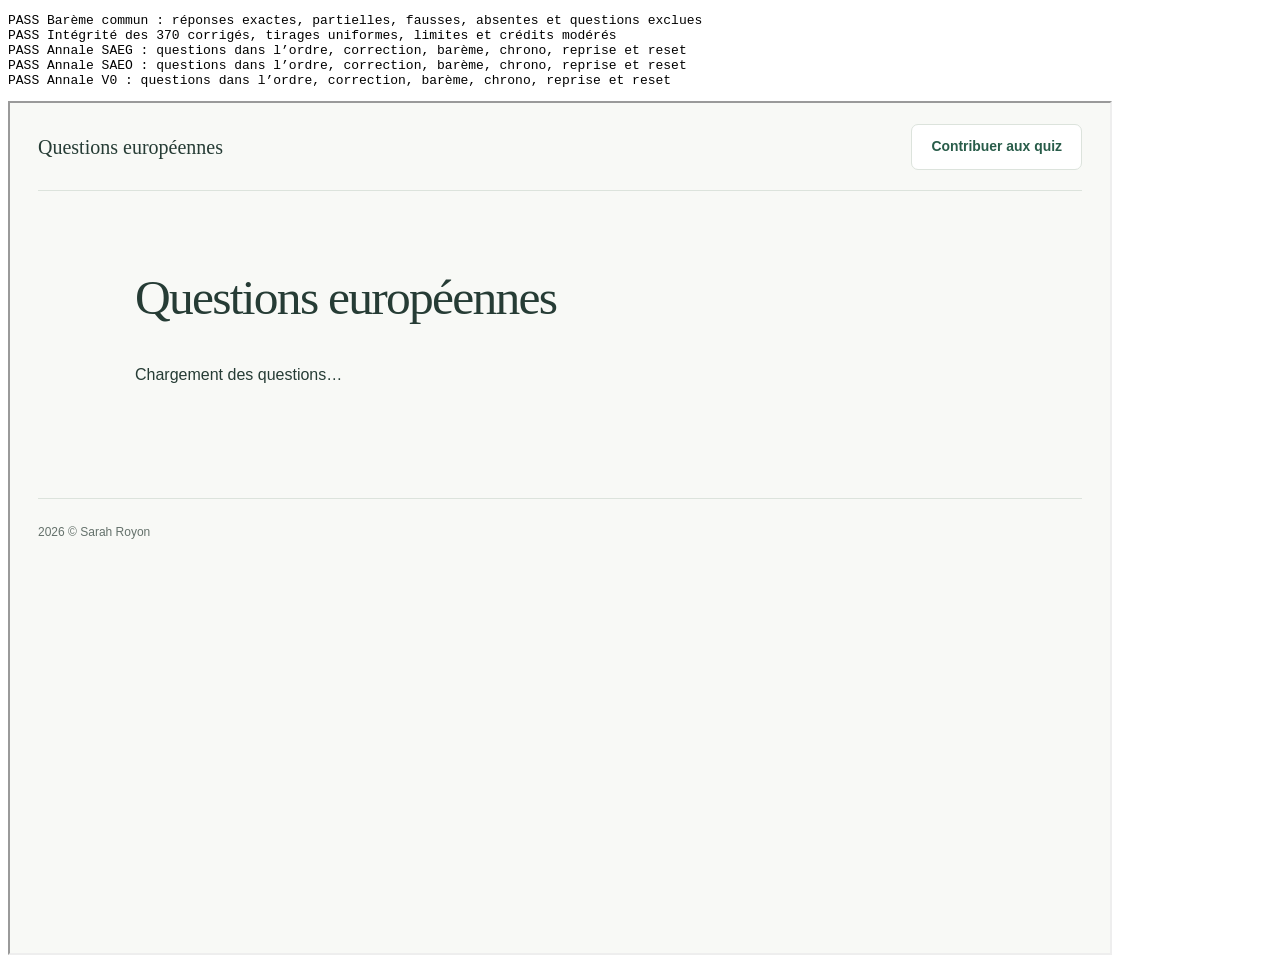
<file: scripts/check-quiz.html>
<!doctype html>
<html lang="fr"><meta charset="utf-8"><title>Vérification des quiz</title>
<script src="../data/annales/questions-europeennes-2026.js"></script>
<script src="../data/categories/questions-europeennes.js"></script>
<script src="../questions-core.js"></script>
<pre id="checks">RUNNING</pre><iframe id="app" title="Quiz testé" style="width:1100px;height:850px"></iframe>
<script>
(async () => {
  const out = document.getElementById('checks'), frame = document.getElementById('app');
  const logs = [];
  const assert = (ok, label) => { if (!ok) throw new Error(label); };
  const pass = label => { logs.push('PASS ' + label); out.textContent = logs.join('\n'); };
  const base = { ...QcmAnnales, sources: { ...QcmAnnales.sources, ...QcmCategories.sources }, questions: [...QcmAnnales.questions, ...QcmCategories.questions], categories: QcmCategories.categories };
  const byId = new Map(base.questions.map(q => [q.id, q]));
  const prefix = 'sarahroyon-qcm-v1:';
  let doc, win;
  const originalSessions = new Map();
  const tick = () => new Promise(resolve => setTimeout(resolve, 20));
  const wait = milliseconds => new Promise(resolve => setTimeout(resolve, milliseconds));
  async function ready() {
    for (let i = 0; i < 200; i++) {
      doc = frame.contentDocument; win = frame.contentWindow;
      if (doc?.getElementById('source-form') && !doc.getElementById('source-form').hidden) return;
      if (doc?.getElementById('load-error') && !doc.getElementById('load-error').hidden) throw new Error('Chargement du quiz');
      await tick();
    }
    throw new Error('Délai de chargement dépassé');
  }
  const el = id => doc.getElementById(id);
  function select(value) { const radio = [...doc.querySelectorAll('input[name=source]')].find(input => input.value === value); assert(radio, value); radio.click(); }
  function count(value, id = 'category-count') { el(id).value = value; el(id).dispatchEvent(new win.Event('input', { bubbles: true })); }
  const start = () => el('source-form').requestSubmit();
  const ids = () => [...doc.querySelectorAll('.question-card')].map(card => card.id);
  const back = () => el('change-source').click();
  const stored = source => JSON.parse(win.localStorage.getItem(prefix + source));
  async function reload() {
    await new Promise(resolve => { frame.addEventListener('load', resolve, { once: true }); win.location.reload(); });
    await ready();
  }
  function answer(id, letters) {
    for (const input of doc.getElementById(id).querySelectorAll('.choices input')) {
      input.checked = letters.includes(input.value);
    }
    doc.getElementById(id).querySelector('.choices input').dispatchEvent(new win.Event('change', { bubbles: true }));
  }
  try {
    assert(base.categories.length === 5 && base.categories.every((c, i) => QcmCore.getCategoryQuestions(base, c.id).length === [75, 75, 73, 72, 75][i]), 'Effectifs des cinq catégories');
    const selected = base.categories.flatMap(c => c.question_ids);
    assert(new Set(selected).size === 370 && selected.every(id => QcmCore.hasCorrection(byId.get(id)) && byId.get(id).correction.explication && byId.get(id).correction.sources.length && byId.get(id).correction.reponses.length === 1), '370 corrigés complets distincts à une bonne réponse');
    assert(QcmCore.drawQuestions(base, 552).length === 552 && QcmCore.getPracticeQuestions(base).every(q => q.correction.reponses.length === 1), '552 QCM sans réponse partielle dans le tirage');
    assert(!QcmCore.contributorName({}) && !QcmCore.contributorName({ contribution: { nom: 'Pseudonyme proposé', validee: false } }), 'Aucun crédit non validé');
    assert(QcmCore.contributorName({ contribution: { nom: 'Camille M.', validee: true } }) === 'Camille M.', 'Crédit validé disponible');
    const sample = { id: 'sample', type: 'qcm', choix: { a: 'A', b: 'B', c: 'C' }, correction: { reponses: ['a', 'b'] } };
    for (const [letters, status, points] of [[['a', 'b'], 'correct', 0.2], [['a'], 'partial', null], [['a', 'c'], 'incorrect', -0.1], [[], 'skipped', -0.05]]) {
      const result = QcmCore.evaluateQuestion(sample, letters);
      assert(result.status === status && result.points === points, 'Barème : ' + status);
    }
    assert(QcmCore.evaluateQuestion({ ...sample, correction: null }, ['a']).points === null, 'Question sans corrigé exclue');
    assert(QcmCore.evaluateQuestion({ ...sample, correction: { neutralisee: true } }, []).points === null, 'Question neutralisée exclue');
    const allQuestions = base.questions.filter(q => q.type === 'qcm');
    const perfect = QcmCore.summarize(allQuestions, Object.fromEntries(allQuestions.map(q => [q.id, q.correction.reponses])));
    assert(perfect.score === 117.8 && perfect.maximum === 117.8, 'Même barème sur toutes les origines');
    for (const source of Object.values(base.sources).filter(s => s.type === 'annale' && s.annee_concours === 2026)) {
      for (const key of Object.keys(QcmCore.quizBareme)) {
        assert(QcmCore.quizBareme[key] === base.baremes[source.bareme][key], 'Barème conforme aux annales : ' + key);
      }
    }
    const partial = QcmCore.summarize([sample], { sample: ['a'] });
    assert(partial.score === 0 && partial.maximum === 0 && partial.graded === 0, 'Réponse partielle exclue du score et du maximum');
    const mixedQuestions = [0, 1, 2].map(i => ({ ...sample, id: 'mixed-' + i }));
    const mixed = QcmCore.summarize(mixedQuestions, { 'mixed-0': ['a', 'b'], 'mixed-1': ['c'] });
    assert(mixed.score === 0.05 && mixed.maximum === 0.6, 'Arrondi du score et du maximum');
    const blank = QcmCore.summarize(allQuestions, {});
    assert(blank.score === -29.45 && blank.maximum === 117.8, 'Pénalité des absences et score négatif');
    pass('Barème commun : réponses exactes, partielles, fausses, absentes et questions exclues');
    for (const c of base.categories) {
      assert(new Set(QcmCore.drawQuestions(base, c.question_ids.length, c.id).map(q => q.id)).size === c.question_ids.length, 'Tirage complet ' + c.id);
      for (const invalid of [0, -1, 1.5, c.question_ids.length + 1, NaN, Infinity]) {
        let rejected = false;
        try { QcmCore.drawQuestions(base, invalid, c.id); } catch (e) { rejected = e instanceof RangeError; }
        assert(rejected, 'Bornes ' + c.id + ' : ' + invalid);
      }
    }
    const tiny = { questions: ['a', 'b', 'c', 'hors-theme'].map(id => ({ id, type: 'qcm' })), categories: [{ id: 'test', question_ids: ['a', 'b', 'c'] }] };
    const before = JSON.stringify(tiny), outcomes = new Set(), originalRandom = Math.random;
    try {
      for (const first of [.1, .5, .9]) for (const second of [.1, .9]) {
        const values = [first, second]; Math.random = () => values.shift();
        outcomes.add(QcmCore.drawQuestions(tiny, 2, 'test').map(q => q.id).join(''));
      }
    } finally { Math.random = originalRandom; }
    assert(outcomes.size === 6 && JSON.stringify(tiny) === before, 'Uniformité et absence de mutation');
    pass('Intégrité des 370 corrigés, tirages uniformes, limites et crédits modérés');
    frame.src = '../questions.html'; await ready();
    for (const key of [...QcmCore.getSourceIds(base), 'aleatoire', ...base.categories.map(c => 'categorie:' + c.id)]) {
      originalSessions.set(prefix + key, win.localStorage.getItem(prefix + key));
    }
    const newOfficialIds = ['saeg-2027-externe-questions-europeennes', 'saeo-2027-externe-questions-europeennes'];
    const officialIds = ['saeg-2026-externe-questions-europeennes', 'saeo-2026-externe-questions-europeennes', 'meae-sujet-v0-officiel-questions-europeennes'];
    assert(doc.querySelectorAll('input[name=source]').length === 11 && doc.querySelectorAll('#category-source-options input').length === 5, 'Cinq annales, cinq catégories et un quiz aléatoire');
    assert(!el('training-sources'), 'Section des entraînements retirée');
    assert([...doc.querySelectorAll('.source-group h2')].map(h => h.textContent).join('|') === 'Annales|Catégories|Quiz aléatoire', 'Ordre des sections');
    assert(JSON.stringify([...doc.querySelectorAll('#official-source-options input')].map(input => input.value)) === JSON.stringify([...newOfficialIds, ...officialIds]), 'Ordre SAEG et SAEO 2027, SAEG et SAEO 2026, V0');
    assert(doc.querySelector('input[name=source]:checked').value === newOfficialIds[0], 'SAEG 2027 sélectionné par défaut');
    const copyrightName = doc.querySelector('footer').textContent.split('©')[1].trim();
    assert(copyrightName && !doc.title.includes(copyrightName) && !doc.querySelector('main').textContent.includes(copyrightName), 'Nom réservé au copyright');
    for (const [index, sourceId] of officialIds.entries()) {
      select(sourceId);
      assert(el('category-settings').hidden && el('random-settings').hidden && el('category-count').disabled && el('random-count').disabled, 'Aucun tirage à configurer pour les annales');
      count('', 'category-count'); count('', 'random-count'); start();
      const expectedIds = QcmCore.getQuestions(base, sourceId).map(q => q.id);
      assert(expectedIds.length === (index === 2 ? 10 : 60) && JSON.stringify(ids()) === JSON.stringify(expectedIds), 'Questions et ordre de l’annale ' + sourceId);
      assert(el('quiz-title').textContent.startsWith(['SAEG', 'SAEO', 'V0'][index]) && el('regenerate').hidden && !el('regenerate-help') && !el('reset-help'), 'Titre et commandes de l’annale, textes retirés');
      assert(!el('annale-link').hidden && el('annale-link').getAttribute('href') === base.sources[sourceId].url, 'Lien du sujet original');
      let officialNow = Date.now(); win.Date.now = () => officialNow;
      el('reset').click(); officialNow += 61000;
      for (const id of ids()) answer(id, byId.get(id).correction.reponses);
      el('quiz-form').requestSubmit();
      assert(el('results-title').textContent === (index === 2 ? '2 / 2 points' : '12 / 12 points') && el('timer').textContent === '01:01', 'Barème et chronomètre de l’annale');
      back();
      assert(el('source-form').querySelector('button[type=submit]').textContent.includes('Reprendre'), 'Reprise proposée pour l’annale');
      await reload(); select(sourceId); start();
      assert(!el('results').hidden && el('timer').textContent === '01:01' && doc.querySelectorAll('.choices input:checked').length >= expectedIds.length, 'Annale sauvegardée après rechargement');
      el('reset').click();
      assert(JSON.stringify(ids()) === JSON.stringify(expectedIds) && el('results').hidden && el('timer').textContent === '00:00' && !doc.querySelector('.choices input:checked'), 'Reset de l’annale');
      const multiple = QcmCore.getQuestions(base, sourceId).find(q => q.correction.reponses.length > 1);
      if (multiple) {
        answer(multiple.id, [multiple.correction.reponses[0]]); el('quiz-form').requestSubmit();
        assert(el('results-title').textContent === '-2,95 / 11,8 points' && el('result-stats').textContent.includes('Réponses partielles non notées'), 'Réponses partielles conservées dans les annales');
        el('reset').click();
      }
      answer(ids()[0], byId.get(ids()[0]).correction.reponses); back();
      pass('Annale ' + ['SAEG', 'SAEO', 'V0'][index] + ' : questions dans l’ordre, correction, barème, chrono, reprise et reset');
    }
    for (const [index, sourceId] of newOfficialIds.entries()) {
      const questions = QcmCore.getQuestions(base, sourceId);
      const expectedIds = questions.map(q => q.id);
      const neutralized = index === 0 ? 4 : 2;
      assert(questions.length === 60 && QcmAnnales.questions.filter(q => q.source.id === sourceId).length === 60, '2027 : uniquement 60 QCM, aucune QRC importée');
      assert(questions.every((q, i) => q.type === 'qcm' && q.source.numero === i + 1 && Object.keys(q.choix).join('') === 'abcd' && q.correction.explication && q.correction.sources.length), '2027 : ordre, choix et corrigés sourcés complets');
      assert(questions.filter(QcmCore.isNeutralized).length === neutralized, '2027 : questions ambiguës neutralisées');
      assert(base.baremes[base.sources[sourceId].bareme].qcm_minimum_points === 0 && base.baremes[base.sources[sourceId].bareme].selection_partielle === (index === 0 ? -0.1 : null), '2027 : barème du PDF conservé');
      select(sourceId); start(); el('reset').click();
      assert(JSON.stringify(ids()) === JSON.stringify(expectedIds) && doc.querySelectorAll('.choices input[type=checkbox]').length === 240, '2027 : toutes les questions et choix multiples');
      assert(el('quiz-title').textContent.includes('2027') && el('annale-link').getAttribute('href') === base.sources[sourceId].url, '2027 : titre et lien PDF');
      assert(el('scoring-instructions').textContent.includes('minimum de zéro'), '2027 : différence avec le barème commun annoncée');
      for (const q of questions) answer(q.id, q.correction.reponses);
      el('quiz-form').requestSubmit();
      const maximum = new Intl.NumberFormat('fr-FR').format((60 - neutralized) * 0.2);
      assert(el('results-title').textContent === maximum + ' / ' + maximum + ' points', '2027 : neutralisations exclues du score');
      assert(doc.querySelectorAll('.feedback.neutralized').length === neutralized && doc.querySelectorAll('.feedback a').length >= 60, '2027 : explications et références des 60 QCM');
      await reload(); select(sourceId); start();
      assert(!el('results').hidden && el('results-title').textContent === maximum + ' / ' + maximum + ' points', '2027 : bilan sauvegardé');
      el('reset').click();
      assert(JSON.stringify(ids()) === JSON.stringify(expectedIds) && el('results').hidden && !doc.querySelector('.choices input:checked'), '2027 : remise à zéro');
      back();
      pass('Annale ' + (index === 0 ? 'SAEG' : 'SAEO') + ' 2027 : QCM seuls, corrigés, neutralisations, PDF et sauvegarde');
    }
    const officialSessions = officialIds.map(sourceId => win.localStorage.getItem(prefix + sourceId));
    const legacyOfficialId = QcmCore.getQuestions(base, officialIds[0])[0].id;
    win.localStorage.setItem(prefix + officialIds[0], JSON.stringify({ answers: { [legacyOfficialId]: byId.get(legacyOfficialId).correction.reponses }, reviewed: false }));
    await reload(); select(officialIds[0]); start();
    assert(ids().length === 60 && el('timer').textContent === '00:00' && doc.querySelector('.choices input:checked'), 'Ancienne sauvegarde d’annale sans tirage ni chronomètre');
    back();
    win.localStorage.setItem(prefix + officialIds[0], officialSessions[0]);
    await reload();
    for (const c of base.categories) {
      const size = c.question_ids.length;
      select('categorie:' + c.id);
      for (const invalid of ['', '0', String(size + 1), '1.5']) { count(invalid); assert(!el('category-count').checkValidity(), 'Champ invalide ' + invalid); }
      count(size); start();
      assert(ids().length === size && ids().every(id => c.question_ids.includes(id)), 'Appartenance ' + c.id);
      assert(el('quiz-title').textContent === c.titre && !el('regenerate').hidden, 'Titre ' + c.id);
      assert(el('annale-link').hidden && !el('regenerate-help'), 'Commandes du tirage par catégorie');
      assert(doc.querySelector('.question-number').textContent.endsWith('01'), 'Numérotation');
      for (const id of ids()) {
        const q = byId.get(id), single = base.sources[q.source.id].mode_reponse_qcm === 'une_seule';
        assert(doc.getElementById(id).querySelector('.choices input').type === (single ? 'radio' : 'checkbox'), 'Mode de réponse ' + id);
        answer(id, q.correction.reponses);
      }
      el('quiz-form').requestSubmit();
      assert(doc.querySelectorAll('.feedback.correct').length === size && doc.querySelectorAll('.feedback a').length >= size, 'Affichage des corrigés ' + c.id);
      assert(el('result-stats').querySelector('dd').textContent === String(size), 'Bilan ' + c.id);
      const maximum = new Intl.NumberFormat('fr-FR').format(size * 0.2);
      assert(el('results-title').textContent === maximum + ' / ' + maximum + ' points', 'Note chiffrée ' + c.id);
      const beforeReset = ids();
      el('reset').click();
      assert(JSON.stringify(ids()) === JSON.stringify(beforeReset) && el('results').hidden && !doc.querySelector('.choices input:checked'), 'Reset conserve les questions ' + c.id);
      assert(el('timer').textContent === '00:00' && el('progress').value === 0 && !doc.querySelector('.choices input:disabled'), 'Reset du temps et de la progression ' + c.id);
      el('regenerate').click();
      assert(ids().length === size && el('results').hidden && !doc.querySelector('.choices input:checked'), 'Régénération ' + c.id);
      back(); count(1); start(); assert(ids().length === 1, 'Une question ' + c.id); back();
      pass('Parcours complet ' + c.id + ' : 1 et ' + size + ' questions, corrections, bilan, régénération');
    }
    select('categorie:histoire'); count(7); start();
    const savedIds = ids(); answer(savedIds[0], byId.get(savedIds[0]).correction.reponses); back();
    select('categorie:institutions'); count(3); start(); back();
    select('categorie:histoire'); assert(el('category-count').value === '7', 'Nombre indépendant'); start();
    assert(JSON.stringify(ids()) === JSON.stringify(savedIds) && doc.querySelector('.choices input:checked'), 'Reprise indépendante');
    await reload();
    select('categorie:histoire'); assert(el('category-count').value === '7', 'Nombre après rechargement'); start();
    assert(JSON.stringify(ids()) === JSON.stringify(savedIds) && doc.querySelector('.choices input:checked'), 'Reprise après rechargement'); back();
    const preserved = win.localStorage.getItem(prefix + 'categorie:histoire');
    select('aleatoire'); count(9, 'random-count'); start(); assert(ids().length === 9, 'Quiz général'); el('regenerate').click(); back();
    assert(win.localStorage.getItem(prefix + 'categorie:histoire') === preserved, 'Isolation du quiz général');
    select('aleatoire'); count(552, 'random-count'); start();
    for (const id of ids()) answer(id, byId.get(id).correction.reponses);
    el('quiz-form').requestSubmit();
    assert(el('results-title').textContent === '110,4 / 110,4 points', 'Barème du quiz aléatoire complet');
    const randomIds = ids(); el('reset').click();
    assert(JSON.stringify(ids()) === JSON.stringify(randomIds) && !doc.querySelector('.choices input:checked') && el('timer').textContent === '00:00', 'Reset du quiz aléatoire');
    el('quiz-form').requestSubmit();
    assert(el('results-title').textContent === '-27,6 / 110,4 points', 'Quiz sans réponse');
    assert(ids().every(id => byId.get(id).correction.reponses.length === 1) && !el('result-stats').textContent.includes('Réponses partielles'), 'Questions à réponses partielles absentes du quiz aléatoire');
    el('edit').click();
    const single = byId.get(ids()[0]);
    answer(single.id, [Object.keys(single.choix).find(letter => !single.correction.reponses.includes(letter))]);
    el('quiz-form').requestSubmit();
    assert(el('results-title').textContent === '-27,65 / 110,4 points', 'Pénalité de réponse incorrecte affichée');
    back();
    pass('Sauvegarde, reprise, isolation des thèmes, barème et reset des 552 questions aléatoires');
    assert(officialIds.every((sourceId, index) => win.localStorage.getItem(prefix + sourceId) === officialSessions[index]), 'Sauvegardes des annales indépendantes des catégories et du quiz aléatoire');

    select('categorie:histoire'); count(2); start(); el('reset').click();
    let now = Date.now();
    win.Date.now = () => now;
    // Restart with the controlled clock, then advance time without slowing down the checks.
    el('reset').click();
    now += 65000;
    await wait(1100);
    assert(el('timer').textContent === '01:05', 'Chronomètre actif');
    answer(ids()[0], byId.get(ids()[0]).correction.reponses);
    assert(stored('categorie:histoire').elapsedMs === 65000, 'Temps sauvegardé avec la réponse');
    await wait(4100);
    assert(stored('categorie:histoire').elapsedMs === 65000, 'Sauvegarde périodique');
    const timedIds = ids();
    back(); now += 120000; start();
    assert(el('timer').textContent === '01:05', 'Pause sur la sélection');
    now += 5000; el('quiz-form').requestSubmit();
    assert(el('timer').textContent === '01:10' && el('results-time').textContent.includes('01:10'), 'Arrêt au bilan');
    now += 60000; await wait(1100);
    assert(el('timer').textContent === '01:10', 'Temps figé au bilan');
    el('edit').click(); now += 3000;
    let hidden = true;
    Object.defineProperty(doc, 'hidden', { configurable: true, get: () => hidden });
    doc.dispatchEvent(new win.Event('visibilitychange'));
    assert(stored('categorie:histoire').elapsedMs === 73000, 'Pause lorsque l’onglet est masqué');
    now += 60000; hidden = false;
    doc.dispatchEvent(new win.Event('visibilitychange'));
    now += 2000; el('quiz-form').requestSubmit();
    assert(stored('categorie:histoire').elapsedMs === 75000, 'Reprise sans compter le temps masqué');
    await reload(); select('categorie:histoire'); start();
    assert(JSON.stringify(ids()) === JSON.stringify(timedIds) && !el('results').hidden && el('timer').textContent === '01:15', 'Bilan et temps conservés après rechargement');
    el('edit').click(); now = Date.now(); win.Date.now = () => now;
    el('reset').click(); now += 3605000; el('quiz-form').requestSubmit();
    assert(el('timer').textContent === '01:00:05', 'Durée supérieure à une heure');
    el('regenerate').click();
    assert(el('timer').textContent === '00:00' && stored('categorie:histoire').elapsedMs === 0 && !doc.querySelector('.choices input:checked'), 'Nouveau tirage remet le temps à zéro');
    now += 9000; answer(ids()[0], byId.get(ids()[0]).correction.reponses);
    win.dispatchEvent(new win.Event('pagehide'));
    assert(stored('categorie:histoire').elapsedMs === 9000, 'Temps enregistré au départ de la page');
    now += 60000; win.dispatchEvent(new win.Event('pageshow'));
    now += 1000; el('quiz-form').requestSubmit();
    assert(stored('categorie:histoire').elapsedMs === 10000, 'Reprise après retour navigateur');
    el('reset').click(); back(); await reload(); select('categorie:histoire'); start();
    assert(el('timer').textContent === '00:00' && !doc.querySelector('.choices input:checked') && el('results').hidden, 'Reset persistant');
    back();
    const legacyId = base.categories[0].question_ids[0];
    win.localStorage.setItem(prefix + 'categorie:histoire', JSON.stringify({ questionIds: [legacyId], answers: { [legacyId]: byId.get(legacyId).correction.reponses }, reviewed: true }));
    await reload(); select('categorie:histoire'); start();
    assert(el('timer').textContent === '00:00' && el('results-title').textContent === '0,2 / 0,2 points', 'Ancienne sauvegarde compatible');
    back();
    pass('Chronomètre, pauses, reprise, rechargement, reset persistant et anciennes sauvegardes');
    win.localStorage.setItem(prefix + 'categorie:histoire', JSON.stringify({ questionIds: [base.categories[1].question_ids[0]], answers: {} }));
    await reload(); select('categorie:histoire');
    assert(el('category-count').value === '20', 'Rejet du tirage sauvegardé hors catégorie');
    count(2); start(); assert(ids().every(id => base.categories[0].question_ids.includes(id)), 'Nouveau tirage valide'); back();
    frame.style.width = '375px'; await tick();
    assert(doc.documentElement.scrollWidth <= win.innerWidth, 'Pas de débordement sur mobile (sélection)');
    select('categorie:politiques'); count(5); start(); await tick();
    assert(doc.documentElement.scrollWidth <= win.innerWidth, 'Pas de débordement sur mobile (quiz)');
    back(); select(officialIds[0]); start(); await tick();
    assert(doc.documentElement.scrollWidth <= win.innerWidth && !el('reset').hidden && el('regenerate').hidden, 'Annale et reset sur mobile');
    back();
    for (const sourceId of ['aleatoire', 'categorie:fonctionnement']) {
      const excluded = 'saeo-2026-externe-questions-europeennes-qcm-035';
      win.localStorage.setItem(prefix + sourceId, JSON.stringify({ questionIds: [excluded], answers: {}, reviewed: true }));
      await reload(); select(sourceId); start();
      assert(ids().length === 20 && ids().every(id => byId.get(id).correction.reponses.length === 1), 'Ancienne séance avec question exclue remplacée : ' + sourceId);
      back();
    }
    pass('Sauvegardes avec questions exclues écartées et affichage mobile à 375 px');
    if (location.protocol !== 'file:') {
      const originalFetch = win.fetch;
      const creditId = QcmCategories.questions[0].id, unapprovedId = QcmCategories.questions[1].id;
      const approvedName = '<img src=x onerror=alert(1)> Camille';
      win.fetch = async (...args) => {
        const response = await originalFetch(...args);
        if (!String(args[0]).includes('data/categories/')) return response;
        const data = await response.json();
        data.questions.find(q => q.id === creditId).contribution = { nom: approvedName, validee: true };
        data.questions.find(q => q.id === unapprovedId).contribution = { nom: 'Crédit non examiné', validee: false };
        return { ok: true, json: async () => data };
      };
      el('retry').click(); await ready();
      select('categorie:histoire'); count(base.categories[0].question_ids.length); start();
      const credit = doc.getElementById(creditId).querySelector('.question-credit');
      assert(credit?.textContent === 'Question proposée par ' + approvedName && !credit.querySelector('img'), 'Crédit validé affiché comme texte sans exécution HTML');
      assert(!doc.getElementById(unapprovedId).querySelector('.question-credit'), 'Nom non validé jamais affiché');
      win.fetch = originalFetch;
      back();
      pass('Affichage du crédit modéré et protection contre le HTML dans les noms');
    }
    out.textContent = logs.join('\n') + '\nALL CHECKS PASSED';
  } catch (error) { out.textContent = logs.join('\n') + '\nFAIL ' + error.stack; }
  finally {
    if (doc?.getElementById('quiz') && !el('quiz').hidden) back();
    for (const [key, value] of originalSessions) {
      if (value === null) win.localStorage.removeItem(key);
      else win.localStorage.setItem(key, value);
    }
    frame.remove();
  }
})();
</script></html>
</file>
<file: style.css>
﻿body {
  color: #222;
  font-family: Georgia, "Times New Roman", serif;
  line-height: 1.5;
  margin: 0 auto;
  max-width: 860px;
  padding: 24px 18px 36px;
}

main {
  align-items: start;
  display: grid;
  gap: 28px 32px;
  grid-template-columns: 180px minmax(0, 1fr);
}

h1 {
  font-size: 2rem;
  font-weight: normal;
  grid-column: 1 / -1;
  margin: 0 0 4px;
}

.portrait {
  display: block;
  height: auto;
  max-width: 180px;
  width: 100%;
}

h2 {
  font-size: 1.15rem;
  font-weight: normal;
  margin: 0 0 12px;
}

p { margin: 0; }

.contact-links {
  display: flex;
  flex-direction: column;
  gap: 8px;
  font-style: normal;
  font-size: 0.9rem;
  margin-top: 16px;
  overflow-wrap: anywhere;
}

.content {
  display: grid;
  gap: 28px;
}

.profile, .content, section { min-width: 0; }

footer {
  color: #666;
  font-size: 0.9rem;
  margin-top: 48px;
}

@media (max-width: 560px) {
  main {
    gap: 24px;
    grid-template-columns: minmax(0, 1fr);
  }

  .portrait { max-width: 160px; }

  footer { margin-top: 36px; }
}
</file>
<file: questions.css>
:root {
  color-scheme: light;
  --paper: #f8f9f6;
  --white: #fff;
  --ink: #263c35;
  --muted: #64716b;
  --green: #285c49;
  --soft-green: #edf4ef;
  --border: #dce3dc;
  --error: #914638;
}

* { box-sizing: border-box; }
[hidden] { display: none !important; }
html { scroll-behavior: smooth; }
body { margin: 0; background: var(--paper); color: var(--ink); font-family: -apple-system, BlinkMacSystemFont, "Segoe UI", sans-serif; font-size: 16px; line-height: 1.6; }
button, input { font: inherit; }
button, a, input { -webkit-tap-highlight-color: transparent; }
button, label { touch-action: manipulation; }
a { color: var(--green); text-underline-offset: 4px; }
button { cursor: pointer; }
button:disabled { cursor: default; }
:focus-visible { outline: 3px solid #b17427; outline-offset: 4px; }
h1, h2, h3, p { margin: 0; }
h1, .site-name { font-family: Georgia, "Times New Roman", serif; font-weight: 400; }
h1 { font-size: clamp(2rem, 4.5vw, 3.35rem); line-height: 1.16; letter-spacing: -.035em; }
h2 { font-size: 1.1rem; font-weight: 600; }
.small { font-size: .83rem; }
.muted { color: var(--muted); }
.eyebrow { color: var(--green); font-size: .72rem; letter-spacing: .12em; text-transform: uppercase; font-weight: 650; margin-bottom: 14px; }
.site-header, main, .site-footer { width: min(1140px, calc(100% - 56px)); margin-inline: auto; }
.site-header { min-height: 88px; display: flex; align-items: center; justify-content: space-between; gap: 20px; border-bottom: 1px solid var(--border); }
.site-name { color: var(--ink); text-decoration: none; font-size: 1.25rem; }
.header-caption { color: var(--muted); font-size: .8rem; }
.site-footer { margin-top: 80px; padding-block: 24px; border-top: 1px solid var(--border); display: flex; justify-content: space-between; gap: 16px; color: var(--muted); font-size: .75rem; }
.skip-link { position: absolute; top: -100px; left: 16px; padding: 12px; background: var(--white); z-index: 10; }
.skip-link:focus { top: 8px; }
.setup { max-width: 850px; margin: 78px auto 110px; }
.intro { max-width: 590px; margin-top: 22px; color: var(--muted); font-size: 1.05rem; }
#loading, #load-error { margin-top: 36px; }
.source-fieldset { border: 0; padding: 0; margin: 46px 0 0; min-width: 0; }
.source-fieldset legend { padding: 0; margin-bottom: 18px; font-size: .9rem; font-weight: 600; }
.source-groups { display: grid; gap: 32px; }
.source-group h2 { margin-bottom: 18px; }
.source-group + .source-group { border-top: 1px solid var(--border); padding-top: 32px; }
.source-options { display: grid; grid-template-columns: repeat(auto-fit, minmax(min(100%, 240px), 1fr)); gap: 18px; }
.source-option { display: grid; grid-template-columns: 1fr auto; gap: 12px; position: relative; padding: 26px; border: 1px solid var(--border); border-radius: 12px; background: var(--white); cursor: pointer; transition: border-color .15s, background .15s; }
.source-option:hover { border-color: #91ac9c; }
.source-option:has(input:checked) { border-color: var(--green); background: #f2f7f1; box-shadow: inset 0 0 0 1px var(--green); }
.source-option:has(input:focus-visible) { outline: 3px solid #b17427; outline-offset: 4px; }
.source-option input { grid-column: 2; grid-row: 1; width: 19px; height: 19px; margin: 3px 0 0; accent-color: var(--green); }
.source-code { font-size: .75rem; letter-spacing: .08em; color: var(--green); font-weight: 650; }
.source-title { grid-column: 1 / -1; font-family: Georgia, "Times New Roman", serif; font-size: 1.7rem; line-height: 1.25; }
.source-details, .source-status { grid-column: 1 / -1; font-size: .84rem; color: var(--muted); }
.source-status { border-top: 1px solid var(--border); padding-top: 16px; margin-top: 10px; }
.random-settings { display: grid; justify-items: start; gap: 8px; margin-top: 20px; }
.random-settings label { font-size: .9rem; font-weight: 600; }
.random-settings input { width: 110px; min-height: 46px; padding: 8px 12px; border: 1px solid var(--border); border-radius: 7px; background: var(--white); color: var(--ink); }
.category-intro { margin: -4px 0 20px; font-size: .9rem; }
.category-options { grid-template-columns: repeat(2, minmax(0, 1fr)); }
.category-options .source-title { font-size: 1.4rem; }
.category-note { margin-top: 20px; }
.start-row { display: flex; align-items: center; gap: 24px; margin-top: 28px; }
.scoring-note { margin-top: 24px; }
.start-row p { max-width: 280px; font-size: .8rem; color: var(--muted); }
.button { display: inline-flex; align-items: center; justify-content: center; gap: 22px; border: 1px solid transparent; border-radius: 7px; min-height: 46px; padding: 11px 19px; font-size: .87rem; font-weight: 600; text-decoration: none; line-height: 1.4; }
.primary { color: var(--white); background: var(--green); }
.primary:hover { background: #1e4939; }
.secondary { background: var(--white); border-color: var(--border); color: var(--green); }
.secondary:hover { background: var(--soft-green); }
.text-button { color: var(--green); background: transparent; border: 0; padding: 10px 0; font-size: .83rem; }
.text-button:hover { text-decoration: underline; text-underline-offset: 4px; }
.notice { background: var(--white); border: 1px solid var(--border); padding: 22px; border-radius: 10px; }
.notice button { margin-top: 16px; }
.quiz { margin-top: 40px; }
.quiz-heading { display: flex; align-items: center; justify-content: space-between; gap: 24px; margin-bottom: 32px; }
.quiz-heading h1 { font-size: clamp(2rem, 4vw, 2.65rem); }
.quiz-heading > div { min-width: 0; }
.quiz-heading > div:first-child { flex: 1; }
.quiz-actions { max-width: 310px; }
.quiz-heading .eyebrow { margin-bottom: 10px; }
.quiz-actions { display: flex; flex-wrap: wrap; align-items: center; justify-content: flex-end; gap: 8px 20px; }
.question-context { margin-bottom: 16px; }
.question-credit { overflow-wrap: anywhere; }
.quiz-layout { display: grid; grid-template-columns: 236px minmax(0, 1fr); gap: 32px; align-items: start; }
.sidebar { position: sticky; top: 24px; max-height: calc(100dvh - 48px); overflow-y: auto; scrollbar-width: thin; border: 1px solid var(--border); border-radius: 10px; padding: 19px; background: var(--white); }
.sidebar-heading { display: flex; justify-content: space-between; align-items: center; gap: 10px; }
.quiz-timer { display: flex; align-items: center; justify-content: space-between; gap: 12px; border-bottom: 1px solid var(--border); padding-bottom: 12px; margin-bottom: 14px; }
#timer { color: var(--green); font-size: 1.25rem; font-weight: 600; font-variant-numeric: tabular-nums; }
.sidebar-heading h2 { font-size: .89rem; }
.index-toggle { display: none; }
#progress-fraction { font-size: .8rem; color: var(--muted); font-variant-numeric: tabular-nums; }
progress { appearance: none; display: block; width: 100%; height: 4px; border: 0; border-radius: 4px; overflow: hidden; margin: 14px 0 8px; background: #e9eee9; accent-color: var(--green); }
progress::-webkit-progress-bar { background: #e9eee9; }
progress::-webkit-progress-value { background: var(--green); }
progress::-moz-progress-bar { background: var(--green); }
.question-index { list-style: none; display: grid; grid-template-columns: repeat(5, minmax(0, 1fr)); gap: 6px; padding: 0; margin: 20px 0 16px; }
.index-link { min-height: 35px; display: flex; flex-direction: column; align-items: center; justify-content: center; border: 1px solid var(--border); border-radius: 5px; color: var(--muted); text-decoration: none; font-size: .75rem; font-variant-numeric: tabular-nums; line-height: 1.2; }
.index-link:hover { border-color: var(--green); }
.index-link[aria-current="location"] { outline: 2px solid var(--green); outline-offset: 1px; }
.index-link.answered { color: var(--green); background: var(--soft-green); border-color: #b8cfc0; }
.index-answer { font-size: .55rem; font-weight: 700; letter-spacing: .03em; }
.index-link.incorrect { border-color: #d8b1a6; background: #fff2ee; color: var(--error); }
.index-help { display: flex; align-items: center; gap: 7px; font-size: .74rem; margin-bottom: 10px; color: var(--muted); }
.legend-dot { width: 9px; height: 9px; border-radius: 2px; background: #bbd3c3; }
.finish-button { width: 100%; margin-top: 22px; padding-inline: 8px; font-size: .8rem; }
.save-status { margin-top: 10px; font-size: .7rem; }
.question-column { min-width: 0; }
.removal-link { display: inline-block; margin-top: 16px; }
.instructions { padding: 0 4px 26px; }
.instructions > * + * { margin-top: 7px; }
.instructions > a { display: inline-block; }
.question-cards { display: grid; gap: 22px; }
.question-card { min-width: 0; margin: 0; padding: 28px; background: var(--white); border: 1px solid var(--border); border-radius: 11px; scroll-margin-top: 24px; }
.question-topline { display: flex; align-items: center; justify-content: space-between; gap: 14px; margin-bottom: 15px; }
.question-number { font-size: .72rem; font-weight: 650; text-transform: uppercase; letter-spacing: .09em; color: var(--green); }
.clear-answer { padding: 5px 0; border: 0; background: transparent; color: var(--muted); text-decoration: underline; text-underline-offset: 3px; font-size: .72rem; }
.clear-answer:disabled { opacity: .45; text-decoration: none; }
.question-fieldset { border: 0; margin: 0; padding: 0; min-width: 0; }
.question-fieldset legend { padding: 0; width: 100%; font-size: 1.04rem; font-weight: 500; line-height: 1.6; margin-bottom: 20px; }
.choices { display: grid; gap: 9px; }
.choice { display: flex; align-items: flex-start; gap: 12px; min-height: 49px; padding: 12px 14px; border: 1px solid var(--border); border-radius: 7px; cursor: pointer; font-size: .89rem; transition: background .12s, border-color .12s; }
.choice:hover { background: #f8faf7; }
.choice:has(input:checked) { background: var(--soft-green); border-color: #84a792; }
.choice input { flex: 0 0 auto; width: 16px; height: 16px; margin: 4px 0 0; accent-color: var(--green); }
.choice-letter { flex: 0 0 auto; font-size: .78rem; color: var(--muted); padding-top: 1px; }
.choice-text { overflow-wrap: anywhere; }
.choice.correct-choice { background: var(--soft-green); border-color: #7da28a; }
.choice.wrong-choice, .choice.wrong-choice:has(input:checked) { background: #fff4f0; border-color: #cfaa9f; }
.choice:has(input:disabled) { cursor: default; }
.feedback { border-top: 1px solid var(--border); margin-top: 22px; padding-top: 20px; font-size: .87rem; }
.feedback > * + * { margin-top: 10px; }
.feedback-heading { font-weight: 650; color: var(--green); }
.feedback.incorrect .feedback-heading, .feedback.partial .feedback-heading, .feedback.skipped .feedback-heading { color: var(--error); }
.feedback.pending .feedback-heading, .feedback.neutralized .feedback-heading { color: var(--muted); }
.feedback ul { padding-left: 19px; font-size: .8rem; overflow-wrap: anywhere; }
.feedback li + li { margin-top: 5px; }
.results { background: #edf3ed; border: 1px solid #c4d5c7; padding: 28px; border-radius: 11px; margin-bottom: 22px; scroll-margin-top: 24px; }
.results h2 { font-family: Georgia, "Times New Roman", serif; font-size: 2rem; font-weight: 400; margin-bottom: 12px; }
.results > p + p { margin-top: 10px; }
.result-stats { display: grid; grid-template-columns: repeat(3, 1fr); gap: 16px; margin: 22px 0; }
.result-stats dt { font-size: .75rem; color: var(--muted); }
.result-stats dd { margin: 0; font-size: 1.45rem; }
.end-actions { padding: 26px 4px 0; display: flex; flex-wrap: wrap; justify-content: space-between; align-items: center; gap: 16px; }
.end-actions p { font-size: .83rem; }

@media (max-width: 780px) {
  .site-header, main, .site-footer { width: calc(100% - 32px); }
  .setup { margin-block: 48px 60px; }
  .quiz-layout { grid-template-columns: minmax(0, 1fr); gap: 22px; }
  .sidebar { position: sticky; top: 8px; z-index: 2; max-height: calc(100dvh - 16px); padding: 16px; }
  .index-toggle { display: inline-block; padding-bottom: 0; }
  .sidebar.is-collapsed nav, .sidebar.is-collapsed .index-help, .sidebar.is-collapsed .index-description, .sidebar.is-collapsed .save-status { display: none; }
  .sidebar.is-collapsed #finish { display: none; }
  .question-index { grid-template-columns: repeat(10, minmax(0, 1fr)); gap: 7px; }
  .sidebar .finish-button { width: auto; padding-inline: 20px; margin-top: 16px; }
  .sidebar.is-collapsed #edit { min-height: 36px; padding: 6px 12px; margin: 8px 0 0 12px; font-size: .75rem; }
  .quiz-heading { align-items: flex-start; }
  .quiz-heading .text-button { white-space: nowrap; }
  .question-card, .results { padding: 22px; scroll-margin-top: 250px; }
}

@media (max-width: 520px) {
  .site-header { min-height: 72px; }
  .header-caption { max-width: 150px; font-size: .7rem; text-align: right; }
  .source-options { grid-template-columns: minmax(0, 1fr); gap: 12px; }
  .source-option { padding: 22px; gap: 8px; }
  .source-fieldset { margin-top: 32px; }
  .source-status { padding-top: 12px; margin-top: 6px; }
  .start-row { flex-direction: column; align-items: flex-start; gap: 14px; }
  .start-row .button { width: 100%; }
  .start-row p { max-width: none; }
  .quiz-heading { flex-direction: column; gap: 12px; margin-bottom: 20px; }
  .quiz-actions { justify-content: flex-start; }
  .question-index { grid-template-columns: repeat(8, minmax(0, 1fr)); gap: 7px; }
  .question-card, .results { padding: 19px 16px; }
  .choice { padding: 11px; gap: 9px; }
  .question-fieldset legend { font-size: 1rem; }
  .site-footer { flex-direction: column; gap: 6px; margin-top: 48px; }
}

@media (prefers-reduced-motion: reduce) {
  html { scroll-behavior: auto; }
  * { transition: none !important; }
}
</file>
<file: contributions.css>
textarea, select { font: inherit; color: inherit; }
.contribution-page { max-width: 850px; margin-top: 64px; }
.contribution-page .intro { max-width: 700px; }
.review-notice, #service-status, #email-draft { margin-top: 24px; }
#contact-details { margin-top: 16px; overflow-wrap: anywhere; }
.form-section { min-width: 0; border: 0; padding: 0; margin: 36px 0; }
.form-section > legend { font-size: 1.15rem; font-weight: 600; margin-bottom: 16px; padding: 0; }
.form-section > label, .proposal > label { display: block; margin: 18px 0 6px; font-size: .9rem; font-weight: 600; }
.contribution-page input:not([type=radio]):not([type=checkbox]), .contribution-page textarea, .contribution-page select { width: 100%; min-width: 0; min-height: 46px; padding: 10px 12px; border: 1px solid var(--border); border-radius: 7px; background: var(--white); color: var(--ink); }
.contribution-page textarea { display: block; resize: vertical; }
.contribution-page input[type=checkbox], .contribution-page input[type=radio] { flex-shrink: 0; width: 19px; height: 19px; margin: 4px 0 0; accent-color: var(--green); }
.contribution-page input:disabled, .contribution-page button:disabled { opacity: .55; }
.form-section > .small { margin-top: 8px; }
.request-types { display: grid; grid-template-columns: 1fr 1fr; gap: 16px; }
.request-type { display: flex; align-items: flex-start; gap: 12px; padding: 20px; background: var(--white); border: 1px solid var(--border); border-radius: 10px; cursor: pointer; }
.request-type:has(input:checked) { border-color: var(--green); background: var(--soft-green); }
.request-type small { display: block; color: var(--muted); margin-top: 5px; }
.proposal { min-width: 0; margin: 28px 0 0; padding: 16px 24px 24px; background: var(--white); border: 1px solid var(--border); border-radius: 10px; }
.proposal > legend { padding-inline: 8px; font-weight: 600; color: var(--green); }
.proposal-choices { min-width: 0; margin: 24px 0; padding: 0; border: 0; }
.proposal-choices legend { padding: 0; margin-bottom: 12px; font-size: .85rem; }
.proposal-choice { display: grid; grid-template-columns: 94px minmax(0, 1fr); align-items: center; gap: 12px; margin-top: 10px; }
.proposal-choice label { display: flex; gap: 8px; align-items: center; font-size: .85rem; }
.proposal-choice input[type=radio] { margin: 0; }
.remove-question { margin-top: 12px; }
.form-actions { display: flex; flex-wrap: wrap; align-items: center; gap: 16px; margin-top: 22px; }
.acknowledgement { display: flex; align-items: flex-start; gap: 12px; font-size: .9rem; }
.form-error { color: var(--error); margin-top: 24px; }
.download-help { margin-top: 12px; }
#selected-question { margin-top: 18px; overflow-wrap: anywhere; }
#selected-question > * + *, #email-draft > * + * { margin-top: 12px; }
#selected-question ul { padding-left: 24px; }
#recipient-address, #email-subject { overflow-wrap: anywhere; }
#email-draft label { display: block; font-weight: 600; font-size: .9rem; }
@media (max-width: 520px) {
  .contribution-page { margin-top: 36px; }
  .request-types { grid-template-columns: minmax(0, 1fr); }
  .proposal { padding-inline: 14px; }
  .form-actions .button { width: 100%; }
}
</file>
